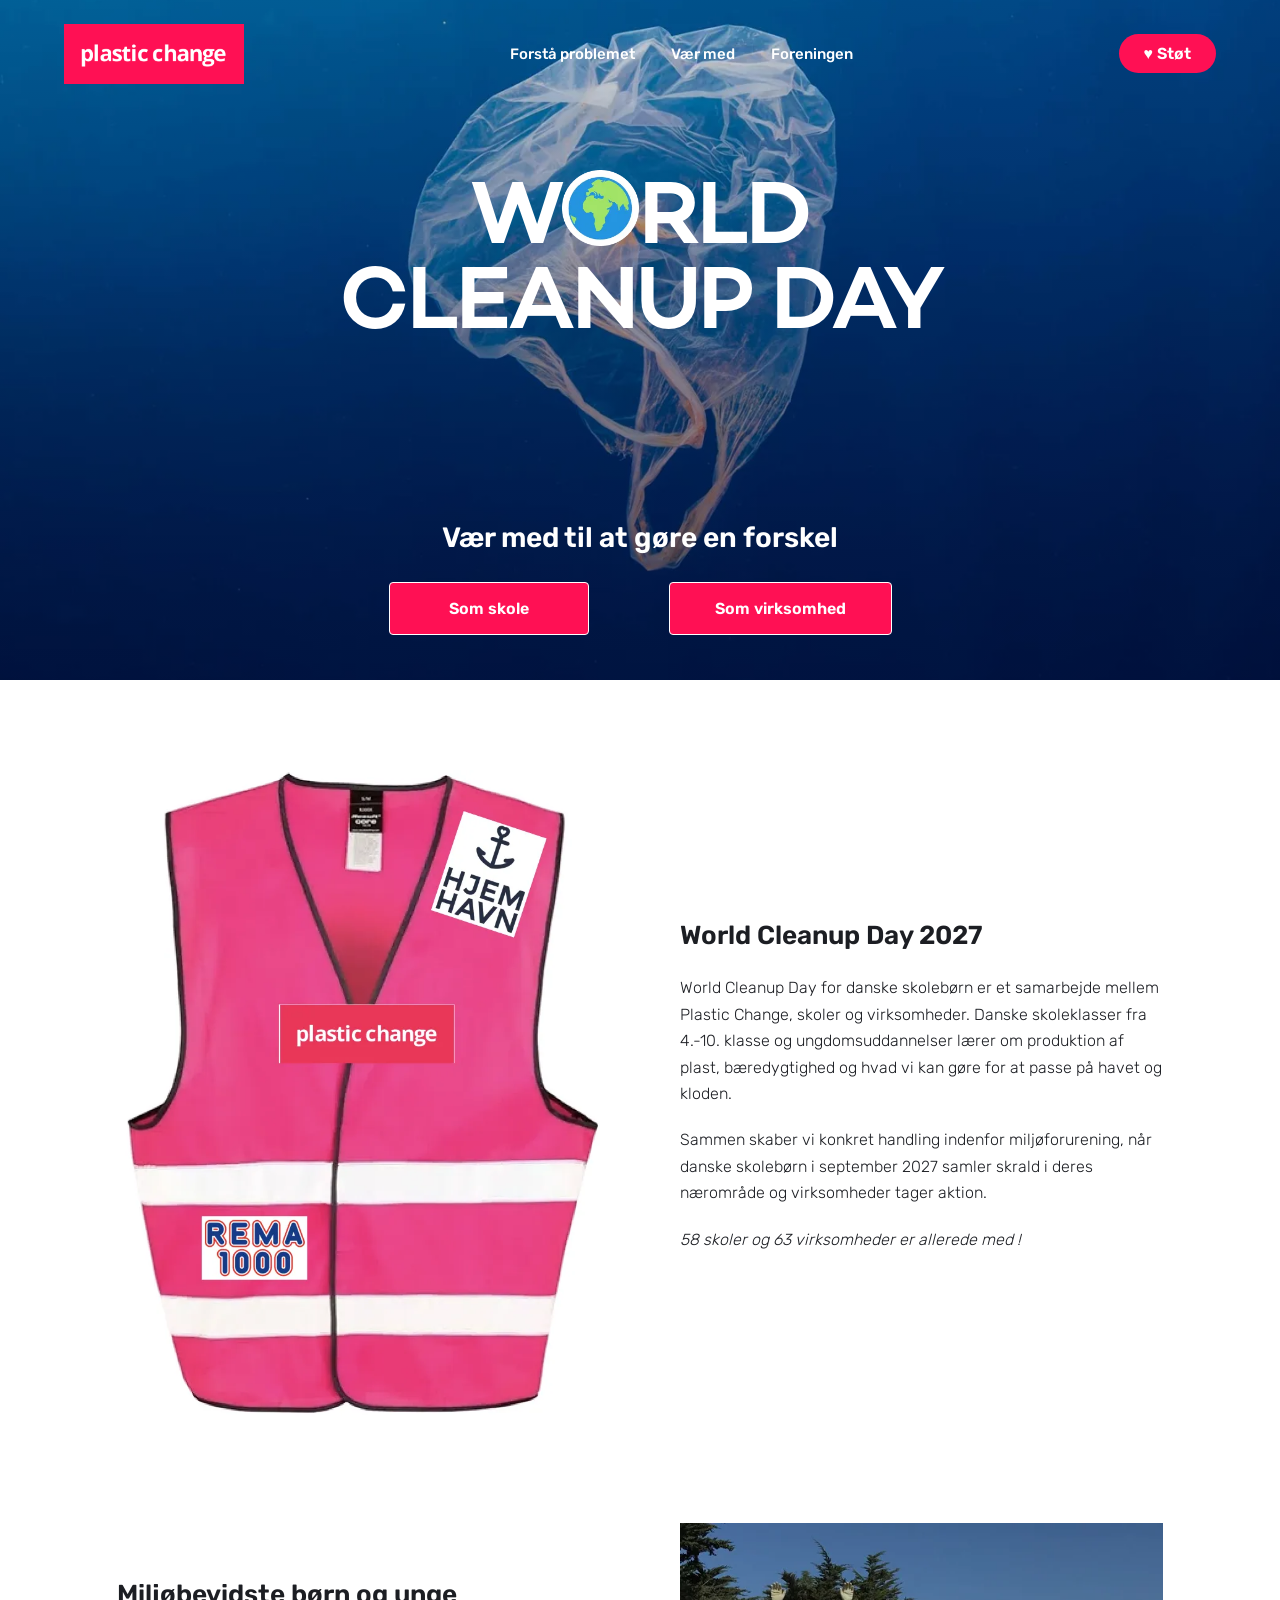
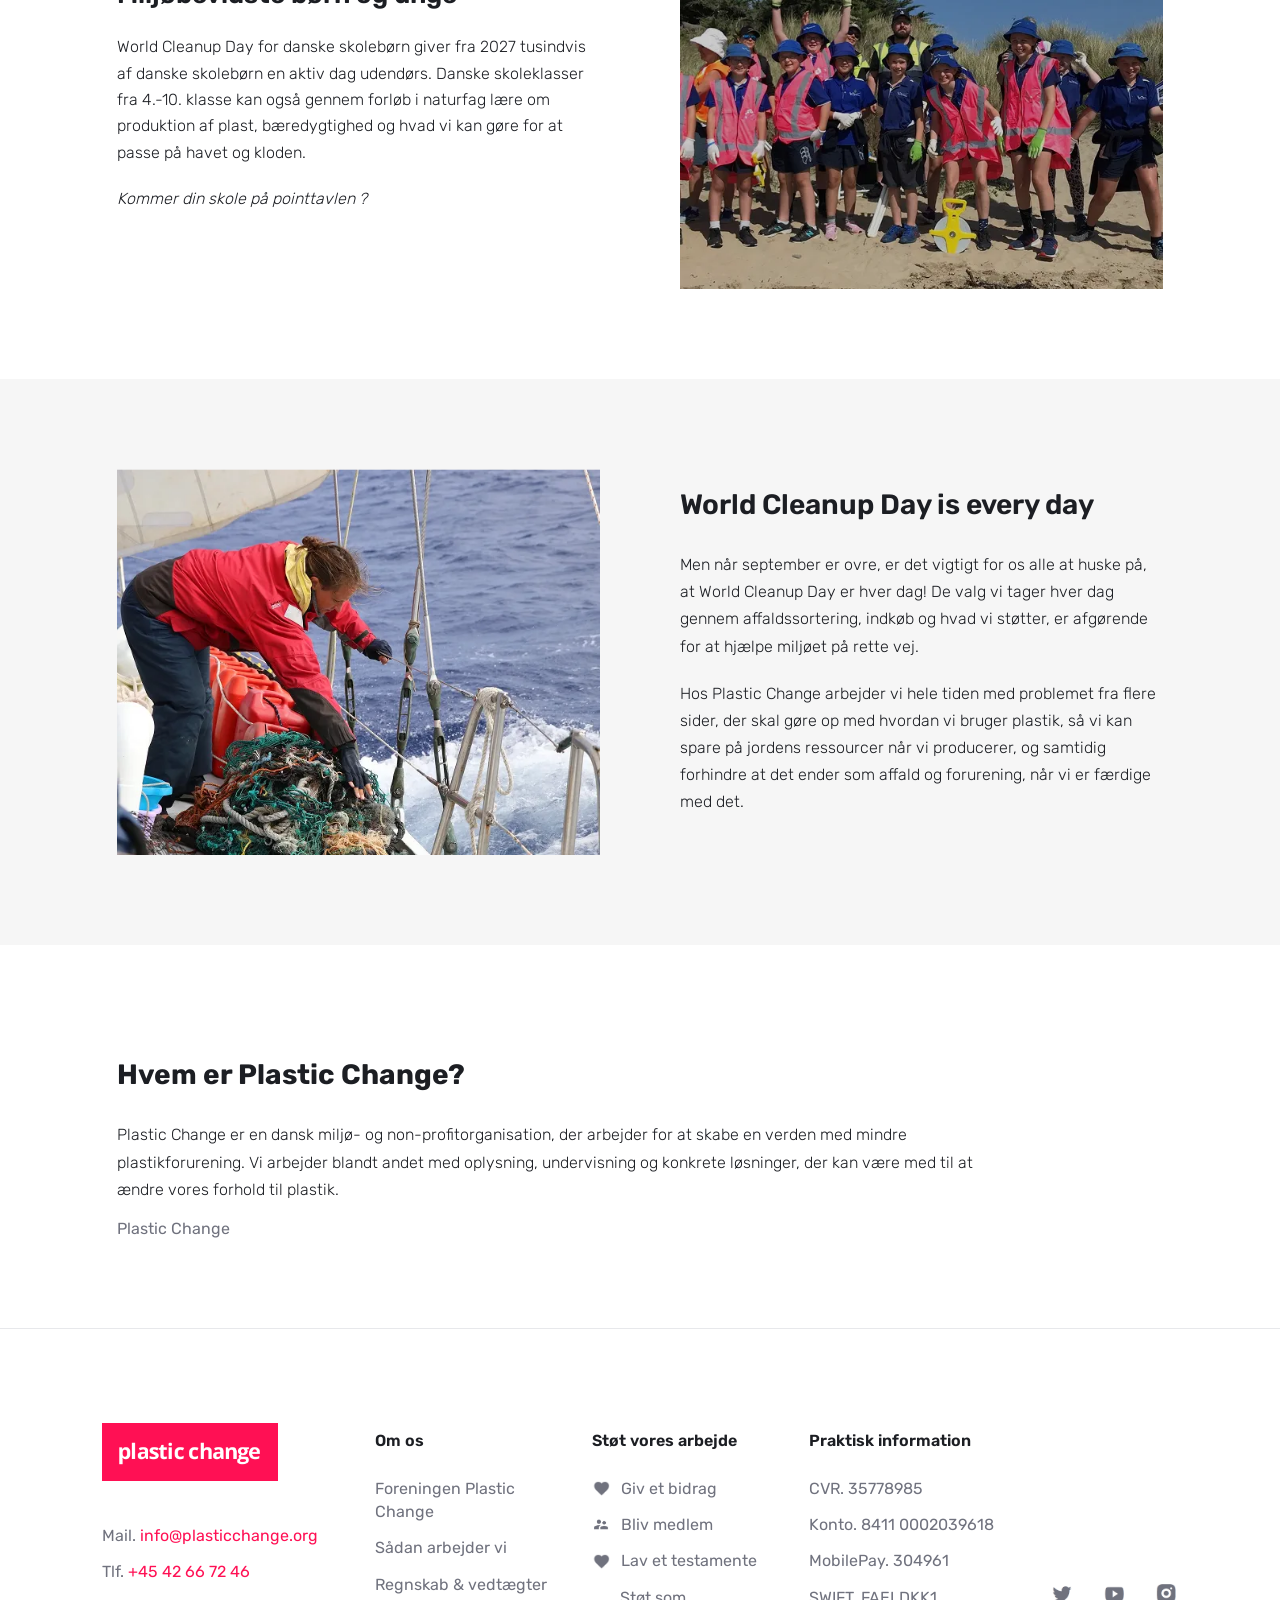
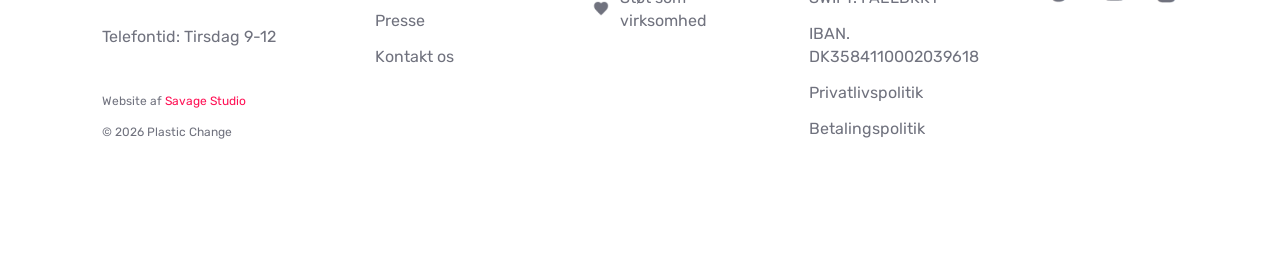
<file: index.html>
<!doctype html>
<html lang="da">
  <head>
    <meta charset="UTF-8" />
    <meta name="viewport" content="width=device-width, initial-scale=1.0" />
    <link rel="icon" type="image/png" href="assets/icons/favicon_.webp" />
    <title>Plastic Change</title>
    <link rel="stylesheet" href="style/style.css" />
    <link rel="stylesheet" href="style/layout.css" />
    <link rel="stylesheet" href="style/index.css" />
  </head>
  <body>
    <header class="site-header">
      <div class="header-content">
        <a href="index.html" class="header-logo">
          <img src="assets/logos/Plastic-change-logo.png" alt="Plastic Change logo" />
        </a>

        <nav class="main-nav" aria-label="Hovednavigation">
          <a href="#problemet">Forstå problemet</a>
          <a href="#world-cleanup-day">Vær med</a>
          <a href="#om-os">Foreningen</a>
        </nav>

        <a href="#stoet" class="support-button">♥ Støt</a>
      </div>
    </header>

    <main>
      <section class="hero">
        <div class="hero-content">
          <h1>
            W<span class="globe-letter"><img src="assets/icons/world_.webp" alt="" /></span>RLD
            <br />
            CLEANUP DAY
          </h1>

          <div class="hero-bottom">
            <h2>Vær med til at gøre en forskel</h2>

            <div class="hero-buttons">
              <a href="pages/school-registration.html" class="pink-button">Som skole</a>
              <a href="pages/business.html" class="pink-button">Som virksomhed</a>
            </div>
          </div>
        </div>
      </section>

      <section class="content-section" id="world-cleanup-day">
        <div class="content-container">
          <div class="content-row">
            <div class="content-image">
              <img src="assets/img/vestwithmorelogos_.webp" alt="Pink Plastic Change sikkerhedsvest" />
            </div>

            <div class="content-text">
              <h2>World Cleanup Day 2027</h2>
              <p>
                World Cleanup Day for danske skolebørn er et samarbejde mellem Plastic Change, skoler og virksomheder. Danske skoleklasser fra 4.-10. klasse og ungdomsuddannelser lærer om produktion af plast, bæredygtighed og hvad vi kan gøre for at passe på havet og kloden.
              </p>

              <p>Sammen skaber vi konkret handling indenfor miljøforurening, når danske skolebørn i september 2027 samler skrald i deres nærområde og virksomheder tager aktion.</p>

              <p class="semibold-italic">58 skoler og 63 virksomheder er allerede med !</p>
            </div>
          </div>

          <div class="content-row">
            <div class="content-text">
              <h2>Miljøbevidste børn og unge</h2>

              <p>
                World Cleanup Day for danske skolebørn giver fra 2027 tusindvis af danske skolebørn en aktiv dag udendørs. Danske skoleklasser fra 4.-10. klasse kan også gennem forløb i naturfag lære om produktion af plast, bæredygtighed og hvad vi kan gøre for at passe på havet og kloden.
              </p>

              <p class="semibold-italic">Kommer din skole på pointtavlen ?</p>
            </div>

            <div class="content-image">
              <img src="assets/img/indexboern_.webp" alt="Børn og unge deltager i World Cleanup Day" />
            </div>
          </div>
        </div>
      </section>

      <section class="everyday-section" id="problemet">
        <div class="content-container">
          <div class="content-row">
            <div class="content-image">
              <img src="assets/img/fisker_.webp" alt="Person samler plastikaffald op fra havet" />
            </div>

            <div class="content-text">
              <h2>World Cleanup Day is every day</h2>

              <p>Men når september er ovre, er det vigtigt for os alle at huske på, at World Cleanup Day er hver dag! De valg vi tager hver dag gennem affaldssortering, indkøb og hvad vi støtter, er afgørende for at hjælpe miljøet på rette vej.</p>

              <p>
                Hos Plastic Change arbejder vi hele tiden med problemet fra flere sider, der skal gøre op med hvordan vi bruger plastik, så vi kan spare på jordens ressourcer når vi producerer, og samtidig forhindre at det ender som affald og forurening, når vi er færdige med det.
              </p>
            </div>
          </div>
        </div>
      </section>

      <section class="everyday-section" id="om-os">
        <div class="content-container">
          <h2>Hvem er Plastic Change?</h2>

          <p>
            Plastic Change er en dansk miljø- og non-profitorganisation, der arbejder for at skabe en verden med mindre plastikforurening. Vi arbejder blandt andet med oplysning, undervisning og konkrete løsninger, der kan være med til at ændre vores forhold til plastik.
          </p>
          <a href="https://plasticchange.dk/" target="_blank" rel="noopener noreferrer">Plastic Change</a>
        </div>
      </section>
    </main>

    <footer class="site-footer">
      <div class="footer-content">
        <section class="footer-contact" aria-label="Kontaktoplysninger">
          <a class="footer-logo" href="index.html" aria-label="Plastic Change forside">
            <img src="assets/logos/Plastic-change-logo.png" alt="Plastic Change" />
          </a>

          <address>
            <p>Mail. <a href="mailto:info@plasticchange.org">info@plasticchange.org</a></p>
            <p>Tlf. <a href="tel:+4542667246">+45 42 66 72 46</a></p>
          </address>

          <p class="footer-spaced">Telefontid: Tirsdag 9-12</p>

          <div class="footer-meta">
            <p>Website af <a href="#">Savage Studio</a></p>
            <p>&copy; 2026 Plastic Change</p>
          </div>
        </section>

        <nav class="footer-column" aria-labelledby="about-heading">
          <h2 id="about-heading">Om os</h2>
          <ul>
            <li><a href="#">Foreningen Plastic Change</a></li>
            <li><a href="#">Sådan arbejder vi</a></li>
            <li><a href="#">Regnskab &amp; vedtægter</a></li>
            <li><a href="#">Presse</a></li>
            <li><a href="#">Kontakt os</a></li>
          </ul>
        </nav>

        <nav class="footer-column" aria-labelledby="support-heading">
          <h2 id="support-heading">Støt vores arbejde</h2>
          <ul>
            <li><a href="#"><img class="footer-action-icon icon-heart" src="assets/icons/footer/heart.png" alt="" />Giv et bidrag</a></li>
            <li><a href="#"><img class="footer-action-icon icon-member" src="assets/icons/footer/bliv-medlem.png" alt="" />Bliv medlem</a></li>
            <li><a href="#"><img class="footer-action-icon icon-heart" src="assets/icons/footer/heart.png" alt="" />Lav et testamente</a></li>
            <li><a href="#"><img class="footer-action-icon icon-heart" src="assets/icons/footer/heart.png" alt="" />Støt som virksomhed</a></li>
          </ul>
        </nav>

        <nav class="footer-column footer-information" aria-labelledby="information-heading">
          <h2 id="information-heading">Praktisk information</h2>
          <ul>
            <li><a href="#">CVR. 35778985</a></li>
            <li><a href="#">Konto. 8411 0002039618</a></li>
            <li><a href="#">MobilePay. 304961</a></li>
            <li><a href="#">SWIFT. FAELDKK1</a></li>
            <li><a href="#">IBAN. DK3584110002039618</a></li>
            <li><a href="#">Privatlivspolitik</a></li>
            <li><a href="#">Betalingspolitik</a></li>
          </ul>
        </nav>

        <nav class="social-links" aria-label="Sociale medier">
          <a href="#" aria-label="Twitter"><img src="assets/icons/footer/twitter.png" alt="" /></a>
          <a href="#" aria-label="YouTube"><img src="assets/icons/footer/youtube.png" alt="" /></a>
          <a href="#" aria-label="Instagram"><img src="assets/icons/footer/instagram.png" alt="" /></a>
        </nav>
      </div>
    </footer>
  </body>
</html>
</file>
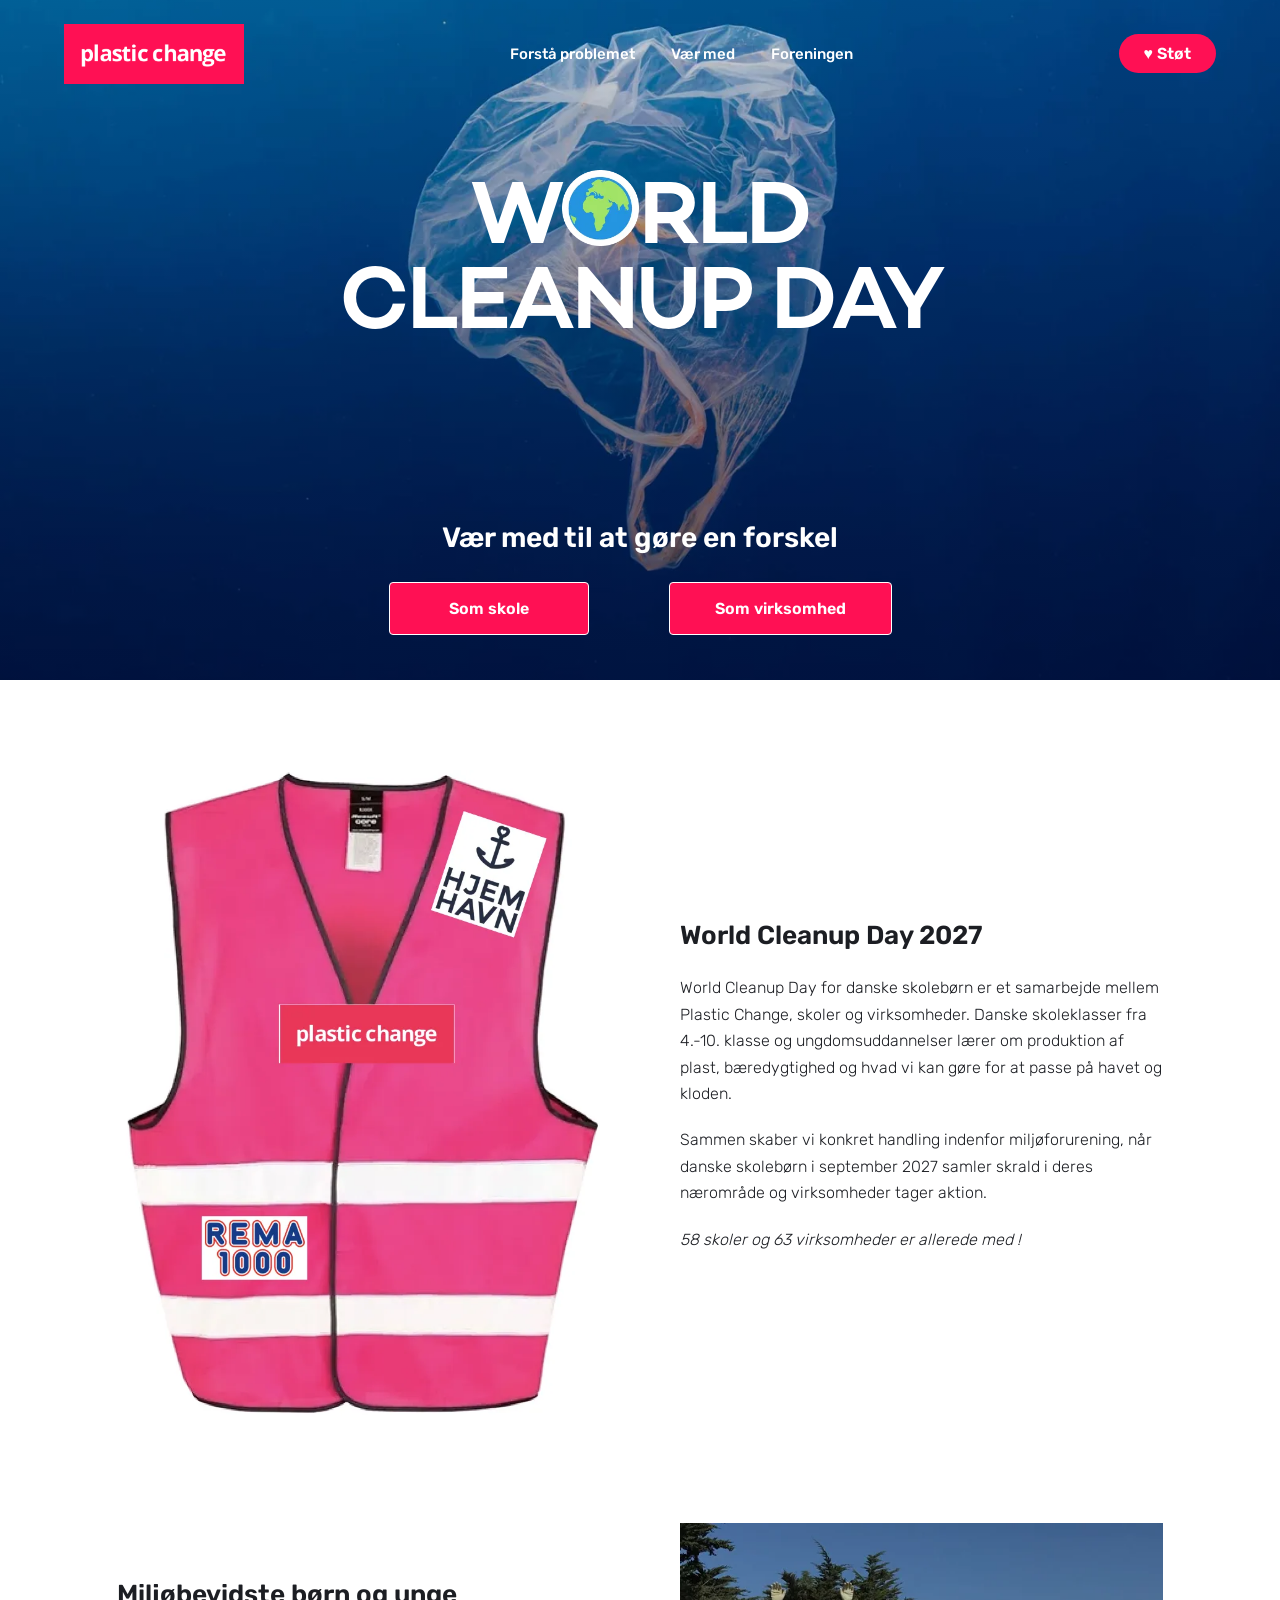
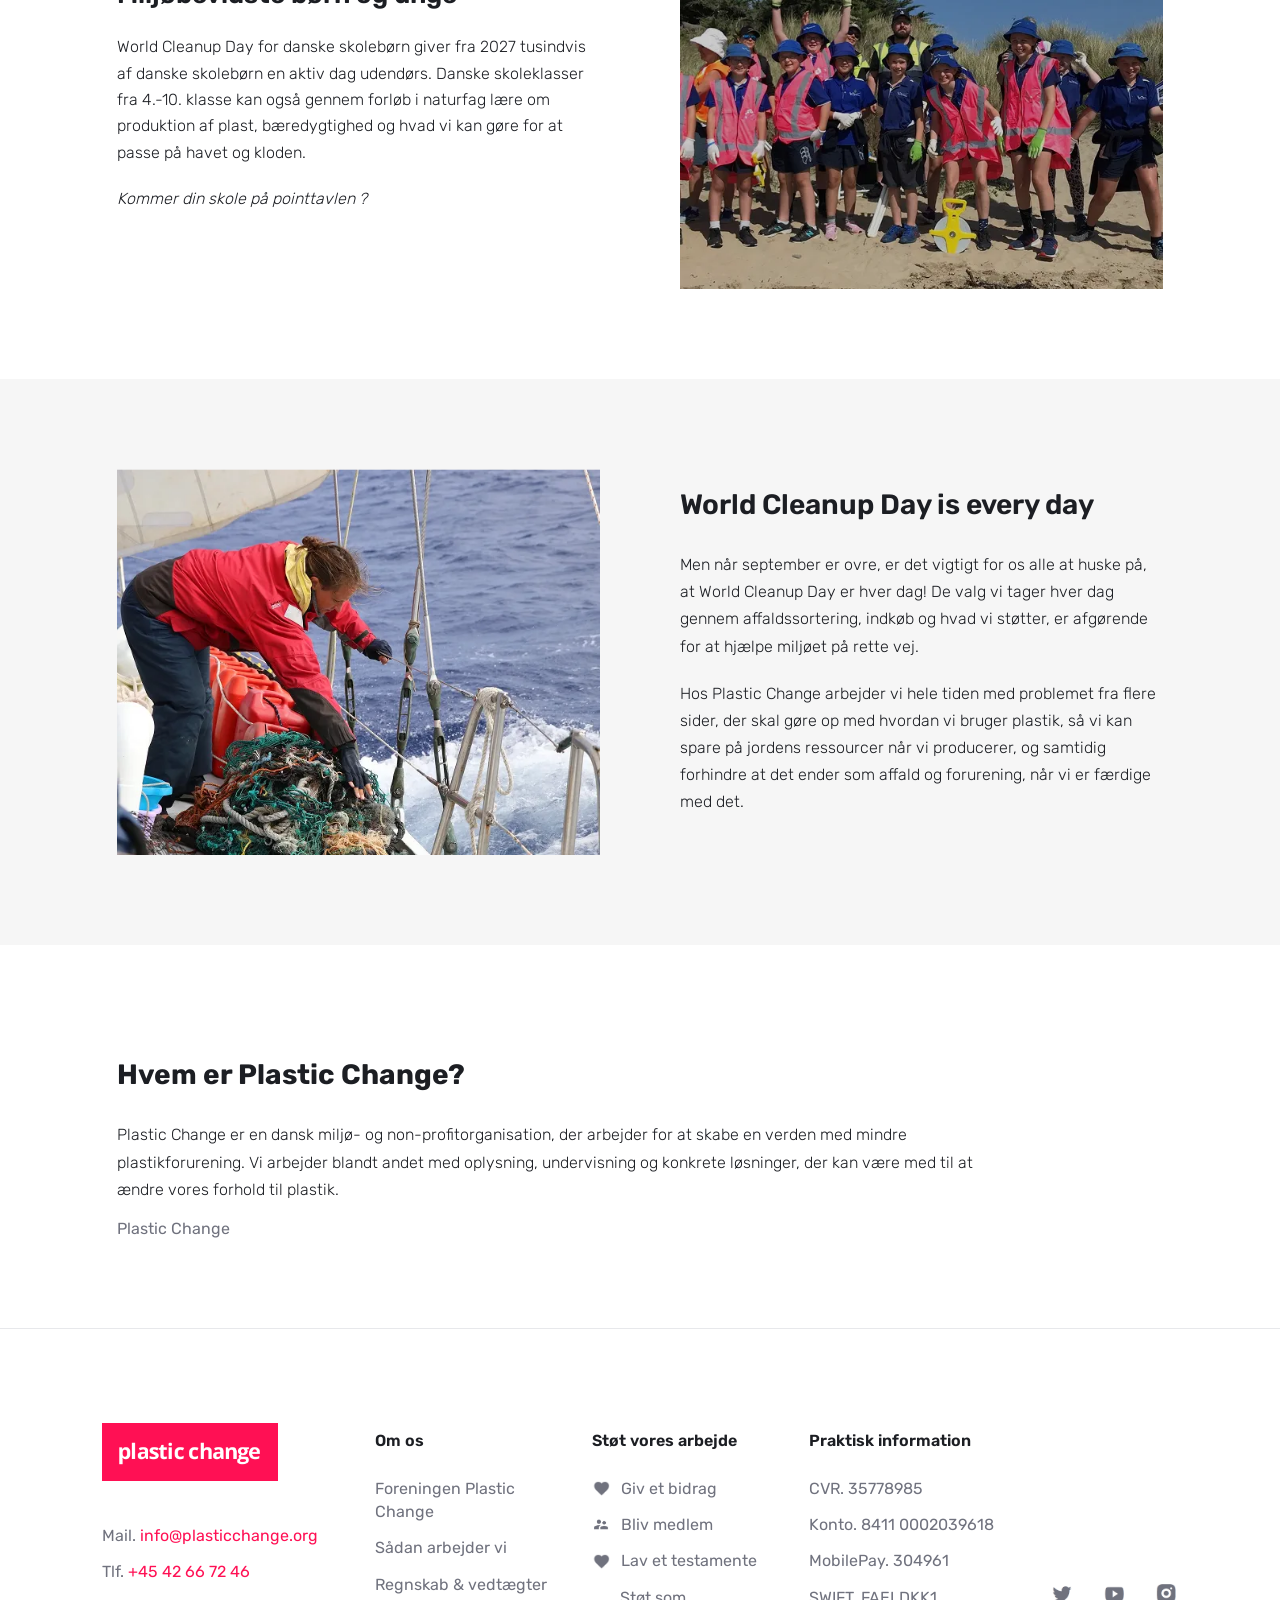
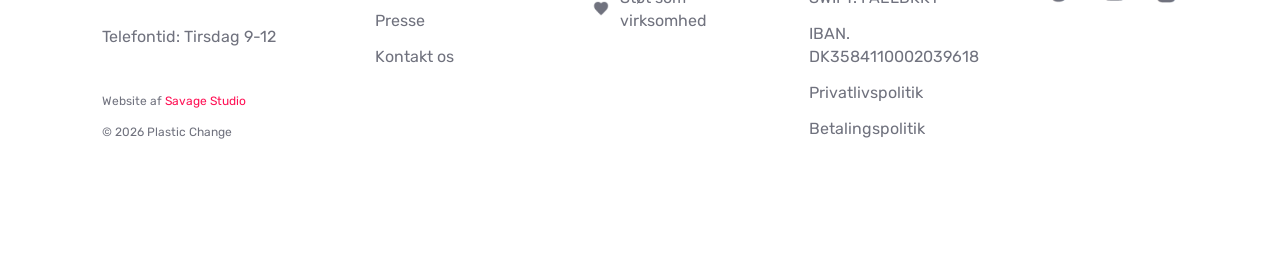
<file: pages/index.html>
<!doctype html>
<html lang="da">
  <head>
    <meta charset="UTF-8" />
    <meta name="viewport" content="width=device-width, initial-scale=1.0" />
    <link rel="icon" type="image/png" href="../assets/icons/favicon_.webp" />
    <title>Plastic Change</title>
    <link rel="stylesheet" href="../style/style.css" />
    <link rel="stylesheet" href="../style/layout.css" />
    <link rel="stylesheet" href="../style/index.css" />
  </head>
  <body>
    <!--en slay header yay-->
    <header class="site-header">
      <div class="header-content">
        <a href="index.html" class="header-logo">
          <img src="../assets/logos/Plastic-change-logo.png" alt="Plastic Change logo" />
        </a>

        <nav class="main-nav" aria-label="Hovednavigation">
          <a href="#problemet">Forstå problemet</a>
          <a href="#world-cleanup-day">Vær med</a>
          <a href="#om-os">Foreningen</a>
        </nav>

        <a href="#stoet" class="support-button">♥ Støt</a>
      </div>
    </header>

    <main>
      <!--heroen-->
      <section class="hero">
        <div class="hero-content">
          <h1>
            W<span class="globe-letter"><img src="../assets/icons/world_.webp" alt="" /></span>RLD
            <br />
            CLEANUP DAY
          </h1>

          <div class="hero-bottom">
            <h2>Vær med til at gøre en forskel</h2>

            <div class="hero-buttons">
              <a href="school-registration.html" class="pink-button">Som skole</a>
              <a href="business.html" class="pink-button">Som virksomhed</a>
            </div>
          </div>
        </div>
      </section>

      <!--World Cleanup Day 2027 afsnit-->
      <section class="content-section" id="world-cleanup-day">
        <div class="content-container">
          <div class="content-row">
            <div class="content-image">
              <img src="../assets/img/vestwithmorelogos_.webp" alt="Pink Plastic Change sikkerhedsvest" />
            </div>

            <div class="content-text">
              <h2>World Cleanup Day 2027</h2>
              <p>
                World Cleanup Day for danske skolebørn er et samarbejde mellem Plastic Change, skoler og virksomheder. Danske skoleklasser fra 4.-10. klasse og ungdomsuddannelser lærer om produktion af plast, bæredygtighed og hvad vi kan gøre for at
                passe på havet og kloden.
              </p>

              <p>Sammen skaber vi konkret handling indenfor miljøforurening, når danske skolebørn i september 2027 samler skrald i deres nærområde og virksomheder tager aktion.</p>

              <p class="semibold-italic">58 skoler og 63 virksomheder er allerede med !</p>
            </div>
          </div>

          <!--Miljøbevidste børn og unge afsnit -->
          <div class="content-row">
            <div class="content-text">
              <h2>Miljøbevidste børn og unge</h2>

              <p>
                World Cleanup Day for danske skolebørn giver fra 2027 tusindvis af danske skolebørn en aktiv dag udendørs. Danske skoleklasser fra 4.-10. klasse kan også gennem forløb i naturfag lære om produktion af plast, bæredygtighed og hvad vi
                kan gøre for at passe på havet og kloden.
              </p>

              <p class="semibold-italic">Kommer din skole på pointtavlen ?</p>
            </div>

            <div class="content-image">
              <img src="../assets/img/indexboern_.webp" alt="Børn og unge deltager i World Cleanup Day" />
            </div>
          </div>
        </div>
      </section>

      <!--World Cleanup Day hver dag afsnit-->
      <section class="everyday-section" id="problemet">
        <div class="content-container">
          <div class="content-row">
            <div class="content-image">
              <img src="../assets/img/fisker_.webp" alt="Person samler plastikaffald op fra havet" />
            </div>

            <div class="content-text">
              <h2>World Cleanup Day is every day</h2>

              <p>Men når september er ovre, er det vigtigt for os alle at huske på, at World Cleanup Day er hver dag! De valg vi tager hver dag gennem affaldssortering, indkøb og hvad vi støtter, er afgørende for at hjælpe miljøet på rette vej.</p>

              <p>
                Hos Plastic Change arbejder vi hele tiden med problemet fra flere sider, der skal gøre op med hvordan vi bruger plastik, så vi kan spare på jordens ressourcer når vi producerer, og samtidig forhindre at det ender som affald og
                forurening, når vi er færdige med det.
              </p>
            </div>
          </div>
        </div>
      </section>

      <!--Hvem er plastic change afsnit-->
      <section class="everyday-section" id="om-os">
        <div class="content-container">
          <h2>Hvem er Plastic Change?</h2>

          <p>
            Plastic Change er en dansk miljø- og non-profitorganisation, der arbejder for at skabe en verden med mindre plastikforurening. Vi arbejder blandt andet med oplysning, undervisning og konkrete løsninger, der kan være med til at ændre vores
            forhold til plastik.
          </p>
          <a href="https://plasticchange.dk/" target="_blank" rel="noopener noreferrer">Plastic Change</a>
        </div>
      </section>
    </main>

    <!--Footer-->
    <footer class="site-footer">
      <div class="footer-content">
        <section class="footer-contact" aria-label="Kontaktoplysninger">
          <a class="footer-logo" href="/" aria-label="Plastic Change forside">
            <img src="../assets/logos/Plastic-change-logo.png" alt="Plastic Change" />
          </a>

          <address>
            <p>Mail. <a href="mailto:info@plasticchange.org">info@plasticchange.org</a></p>
            <p>Tlf. <a href="tel:+4542667246">+45 42 66 72 46</a></p>
          </address>

          <p class="footer-spaced">Telefontid: Tirsdag 9-12</p>

          <div class="footer-meta">
            <p>Website af <a href="#">Savage Studio</a></p>
            <p>&copy; 2026 Plastic Change</p>
          </div>
        </section>

        <nav class="footer-column" aria-labelledby="about-heading">
          <h2 id="about-heading">Om os</h2>
          <ul>
            <li><a href="#">Foreningen Plastic Change</a></li>
            <li><a href="#">Sådan arbejder vi</a></li>
            <li><a href="#">Regnskab &amp; vedtægter</a></li>
            <li><a href="#">Presse</a></li>
            <li><a href="#">Kontakt os</a></li>
          </ul>
        </nav>

        <nav class="footer-column" aria-labelledby="support-heading">
          <h2 id="support-heading">Støt vores arbejde</h2>
          <ul>
            <li>
              <a href="#"><img class="footer-action-icon icon-heart" src="../assets/icons/footer/heart.png" alt="" />Giv et bidrag</a>
            </li>
            <li>
              <a href="#"><img class="footer-action-icon icon-member" src="../assets/icons/footer/bliv-medlem.png" alt="" />Bliv medlem</a>
            </li>
            <li>
              <a href="#"><img class="footer-action-icon icon-heart" src="../assets/icons/footer/heart.png" alt="" />Lav et testamente</a>
            </li>
            <li>
              <a href="#"><img class="footer-action-icon icon-heart" src="../assets/icons/footer/heart.png" alt="" />Støt som virksomhed</a>
            </li>
          </ul>
        </nav>

        <nav class="footer-column footer-information" aria-labelledby="information-heading">
          <h2 id="information-heading">Praktisk information</h2>
          <ul>
            <li><a href="#">CVR. 35778985</a></li>
            <li><a href="#">Konto. 8411 0002039618</a></li>
            <li><a href="#">MobilePay. 304961</a></li>
            <li><a href="#">SWIFT. FAELDKK1</a></li>
            <li><a href="#">IBAN. DK3584110002039618</a></li>
            <li><a href="#">Privatlivspolitik</a></li>
            <li><a href="#">Betalingspolitik</a></li>
          </ul>
        </nav>

        <nav class="social-links" aria-label="Sociale medier">
          <a href="#" aria-label="Twitter"><img src="../assets/icons/footer/twitter.png" alt="" /></a>
          <a href="#" aria-label="YouTube"><img src="../assets/icons/footer/youtube.png" alt="" /></a>
          <a href="#" aria-label="Instagram"><img src="../assets/icons/footer/instagram.png" alt="" /></a>
        </nav>
      </div>
    </footer>
  </body>
</html>
</file>
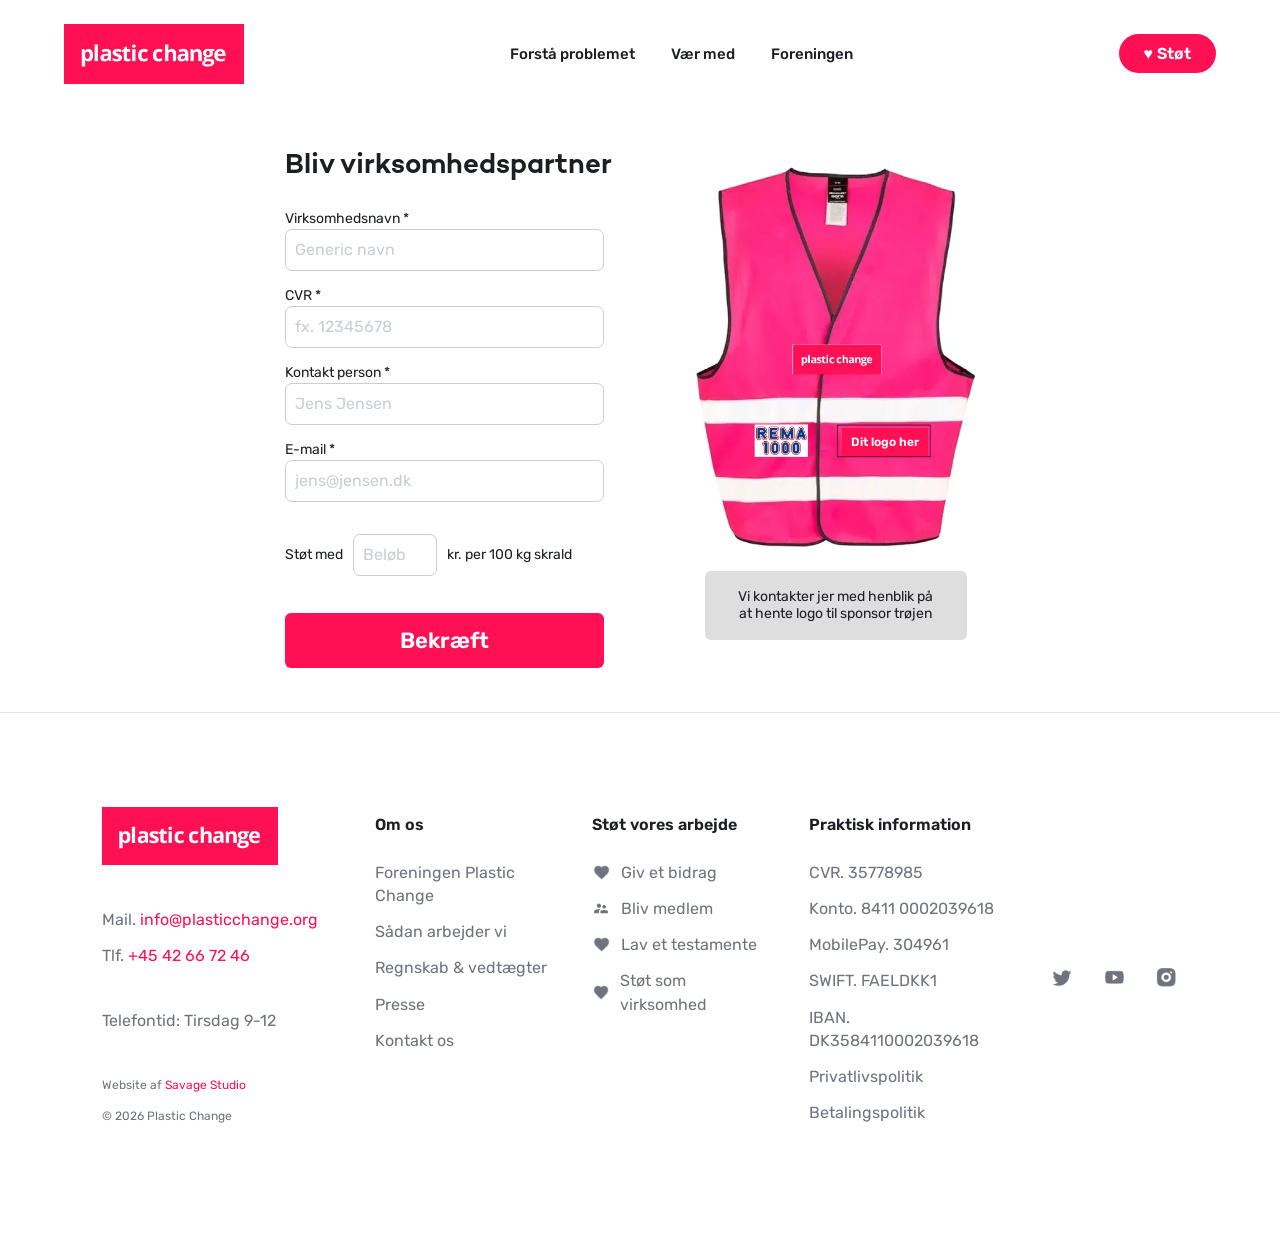
<file: pages/business-registration.html>
<!DOCTYPE html>
<html lang="da">
  <head>
    <meta charset="UTF-8" />
    <meta name="viewport" content="width=device-width, initial-scale=1.0" />
    <link rel="icon" type="image/png" href="../assets/icons/favicon_.webp" />
    <title>Bliv virksomhedspartner | Plastic Change</title>
    <link rel="stylesheet" href="../style/style.css" />
    <link rel="stylesheet" href="../style/layout.css" />
    <link rel="stylesheet" href="../style/index.css" />
  </head>
  <body class="subpage">
    <header class="site-header">
      <div class="header-content">
        <a href="index.html" class="header-logo">
          <img src="../assets/logos/Plastic-change-logo.png" alt="Plastic Change logo" />
        </a>

        <nav class="main-nav" aria-label="Hovednavigation">
          <a href="index.html#problemet">Forstå problemet</a>
          <a href="index.html#world-cleanup-day">Vær med</a>
          <a href="index.html#om-os">Foreningen</a>
        </nav>

        <a href="index.html#stoet" class="support-button">♥ Støt</a>
      </div>
    </header>

    <main class="business-registration">
      <section class="business-registration-form" aria-labelledby="registration-title">
        <h1 id="registration-title">Bliv virksomhedspartner</h1>
        <form>
          <label for="company-name">Virksomhedsnavn *</label>
          <input id="company-name" name="company-name" type="text" placeholder="Generic navn" required />

          <label for="cvr">CVR *</label>
          <input id="cvr" name="cvr" type="text" inputmode="numeric" placeholder="fx. 12345678" required />

          <label for="contact-name">Kontakt person *</label>
          <input id="contact-name" name="contact-name" type="text" placeholder="Jens Jensen" required />

          <label for="email">E-mail *</label>
          <input id="email" name="email" type="email" placeholder="jens@jensen.dk" required />

          <div class="business-registration-amount">
            <label for="amount">Støt med</label>
            <input id="amount" name="amount" type="number" placeholder="Beløb" />
            <span>kr. per 100 kg skrald</span>
          </div>

          <a class="business-registration-confirm" href="tak-side.html">Bekræft</a>
        </form>
      </section>

      <section class="business-registration-visual" aria-label="Sponsorvest">
        <figure>
          <img src="../assets/images/vest-with-logo_.webp" alt="Pink sikkerhedsvest med Plastic Change-logo" />
          <span class="business-registration-logo-callout">Dit logo her</span>
        </figure>
        <p>Vi kontakter jer med henblik på<br />at hente logo til sponsor trøjen</p>
      </section>
    </main>

    <footer class="site-footer">
      <div class="footer-content">
        <section class="footer-contact" aria-label="Kontaktoplysninger">
          <a class="footer-logo" href="index.html" aria-label="Plastic Change forside">
            <img src="../assets/logos/Plastic-change-logo.png" alt="Plastic Change" />
          </a>
          <address>
            <p>Mail. <a href="mailto:info@plasticchange.org">info@plasticchange.org</a></p>
            <p>Tlf. <a href="tel:+4542667246">+45 42 66 72 46</a></p>
          </address>
          <p class="footer-spaced">Telefontid: Tirsdag 9-12</p>
          <div class="footer-meta">
            <p>Website af <a href="#">Savage Studio</a></p>
            <p>&copy; 2026 Plastic Change</p>
          </div>
        </section>

        <nav class="footer-column" aria-labelledby="about-heading">
          <h2 id="about-heading">Om os</h2>
          <ul>
            <li><a href="#">Foreningen Plastic Change</a></li>
            <li><a href="#">Sådan arbejder vi</a></li>
            <li><a href="#">Regnskab &amp; vedtægter</a></li>
            <li><a href="#">Presse</a></li>
            <li><a href="#">Kontakt os</a></li>
          </ul>
        </nav>

        <nav class="footer-column" aria-labelledby="support-heading">
          <h2 id="support-heading">Støt vores arbejde</h2>
          <ul>
            <li><a href="#"><img class="footer-action-icon icon-heart" src="../assets/icons/footer/heart.png" alt="" />Giv et bidrag</a></li>
            <li><a href="#"><img class="footer-action-icon icon-member" src="../assets/icons/footer/bliv-medlem.png" alt="" />Bliv medlem</a></li>
            <li><a href="#"><img class="footer-action-icon icon-heart" src="../assets/icons/footer/heart.png" alt="" />Lav et testamente</a></li>
            <li><a href="#"><img class="footer-action-icon icon-heart" src="../assets/icons/footer/heart.png" alt="" />Støt som virksomhed</a></li>
          </ul>
        </nav>

        <nav class="footer-column footer-information" aria-labelledby="information-heading">
          <h2 id="information-heading">Praktisk information</h2>
          <ul>
            <li><a href="#">CVR. 35778985</a></li>
            <li><a href="#">Konto. 8411 0002039618</a></li>
            <li><a href="#">MobilePay. 304961</a></li>
            <li><a href="#">SWIFT. FAELDKK1</a></li>
            <li><a href="#">IBAN. DK3584110002039618</a></li>
            <li><a href="#">Privatlivspolitik</a></li>
            <li><a href="#">Betalingspolitik</a></li>
          </ul>
        </nav>

        <nav class="social-links" aria-label="Sociale medier">
          <a href="#" aria-label="Twitter"><img src="../assets/icons/footer/twitter.png" alt="" /></a>
          <a href="#" aria-label="YouTube"><img src="../assets/icons/footer/youtube.png" alt="" /></a>
          <a href="#" aria-label="Instagram"><img src="../assets/icons/footer/instagram.png" alt="" /></a>
        </nav>
      </div>
    </footer>
  </body>
</html>
</file>
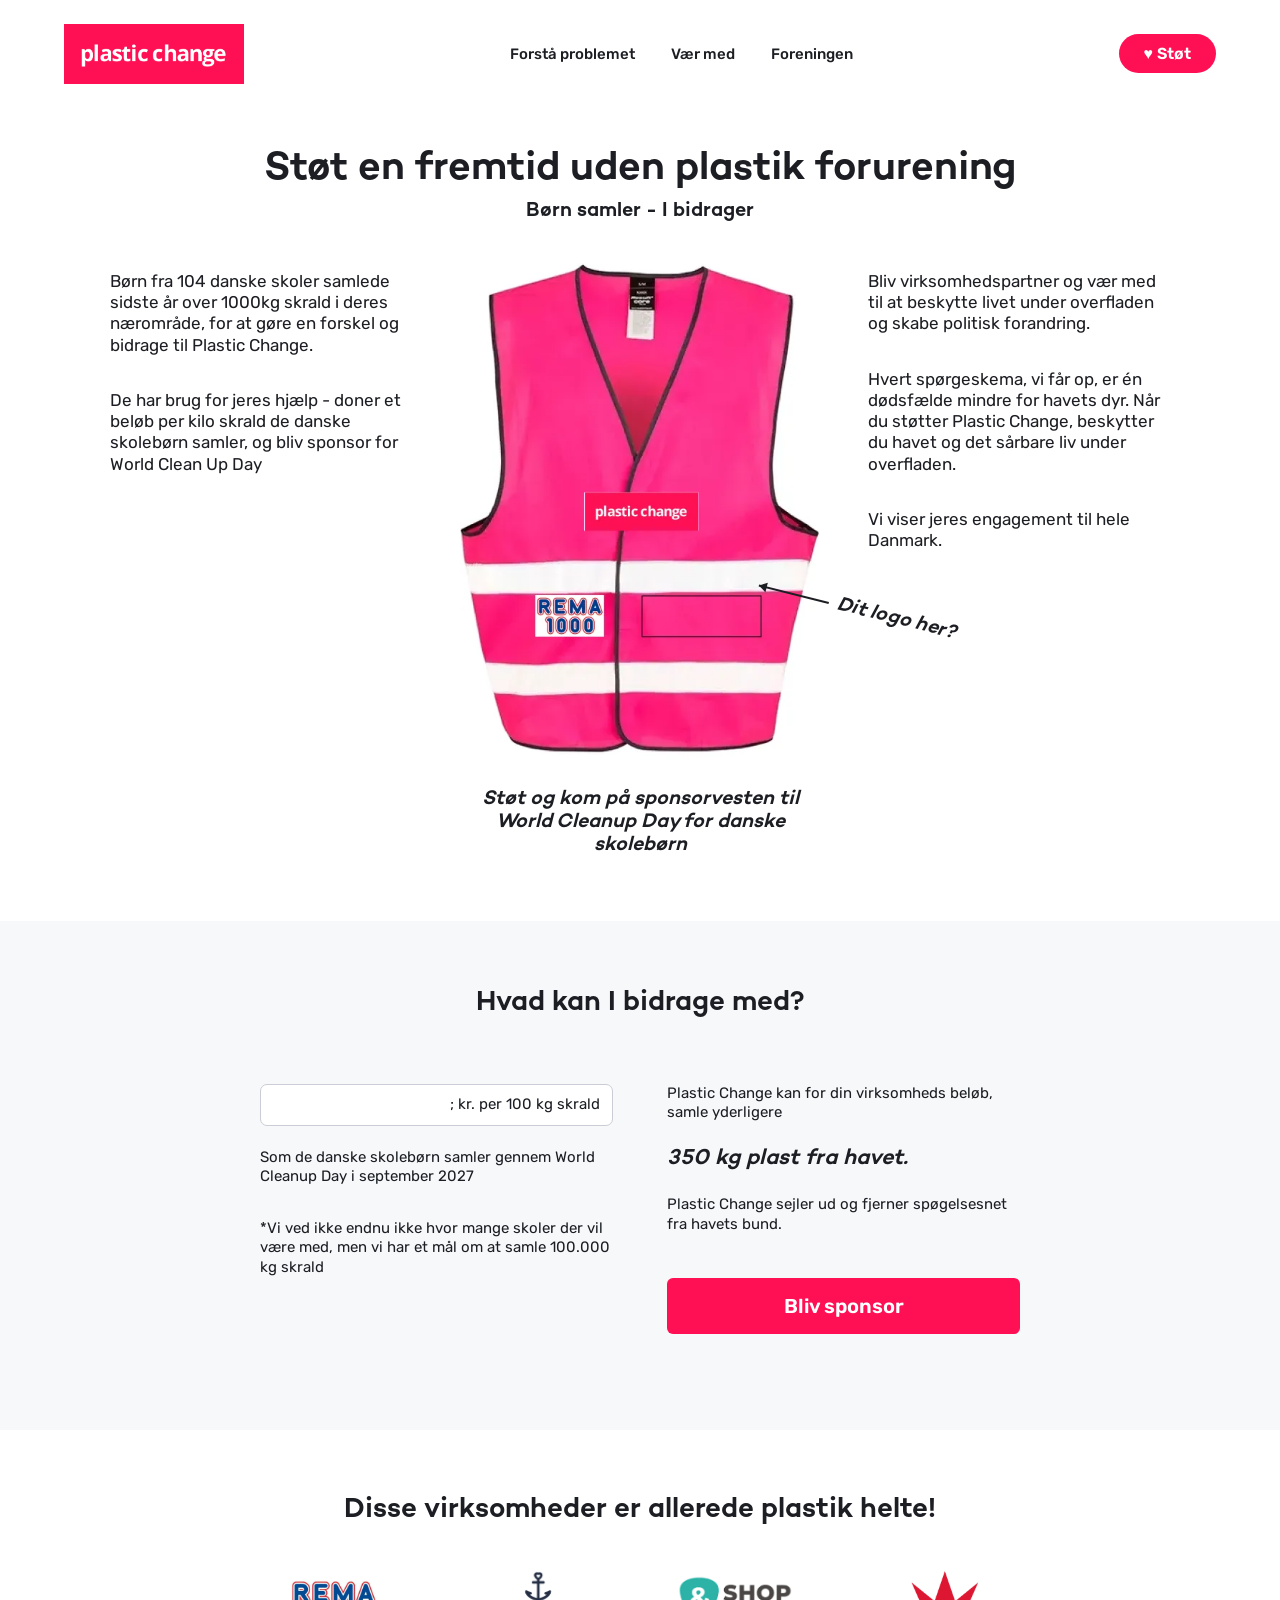
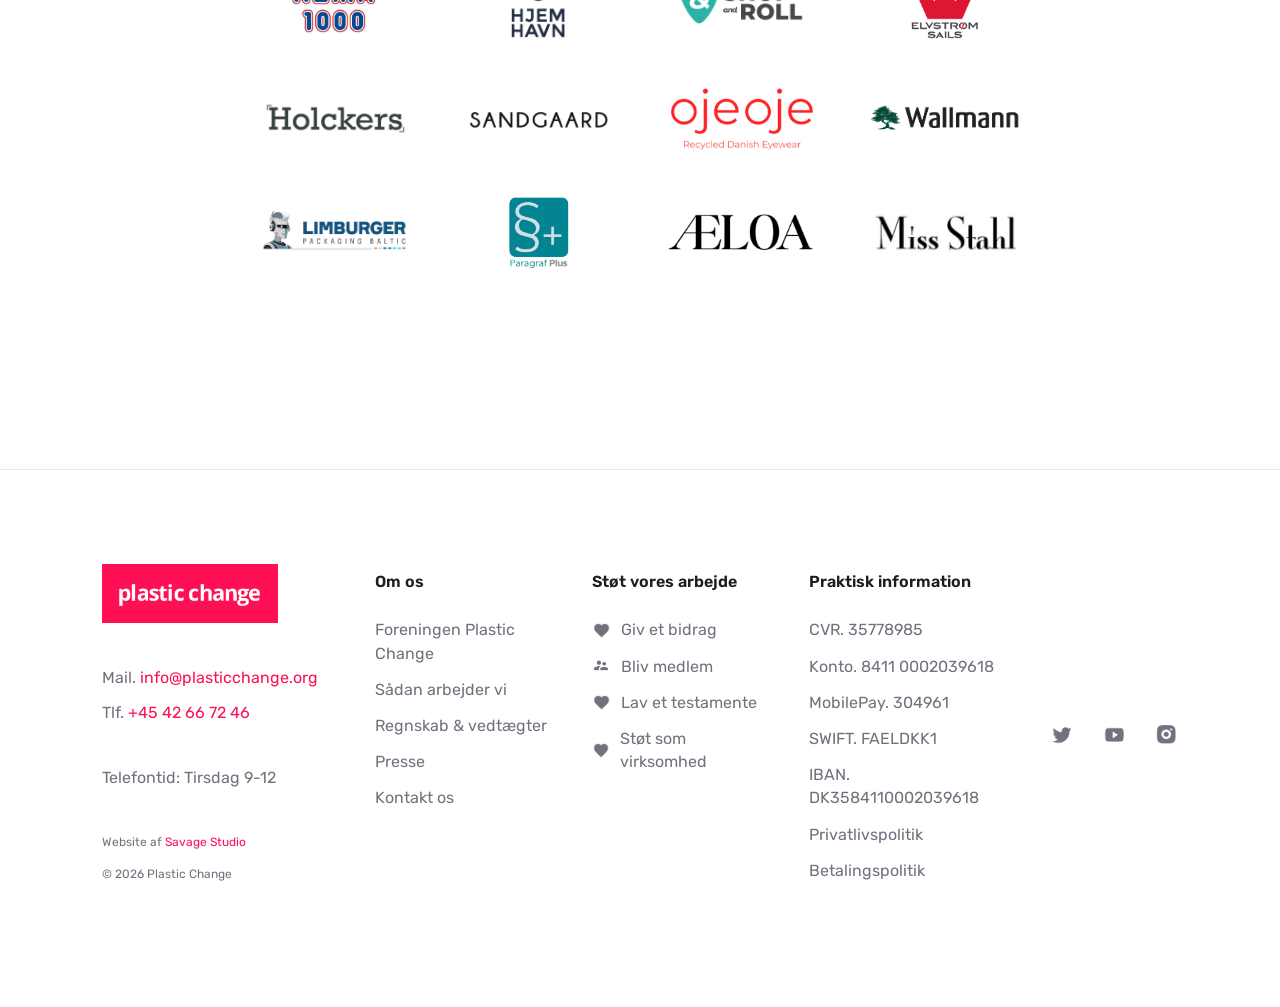
<file: pages/business.html>
<!DOCTYPE html>
<html lang="da">
  <head>
    <meta charset="UTF-8" />
    <meta name="viewport" content="width=device-width, initial-scale=1.0" />
    <link rel="icon" type="image/png" href="../assets/icons/favicon_.webp" />
    <title>Bliv virksomhedspartner | Plastic Change</title>
    <link rel="stylesheet" href="../style/style.css" />
    <link rel="stylesheet" href="../style/layout.css" />
    <link rel="stylesheet" href="../style/index.css" />
  </head>
  <body class="subpage">
    <header class="site-header">
      <div class="header-content">
        <a href="index.html" class="header-logo">
          <img src="../assets/logos/Plastic-change-logo.png" alt="Plastic Change logo" />
        </a>

        <nav class="main-nav" aria-label="Hovednavigation">
          <a href="index.html#problemet">Forstå problemet</a>
          <a href="index.html#world-cleanup-day">Vær med</a>
          <a href="index.html#om-os">Foreningen</a>
        </nav>

        <a href="index.html#stoet" class="support-button">♥ Støt</a>
      </div>
    </header>

    <main class="business-page">
      <section class="business-intro" aria-labelledby="business-title">
        <h1 id="business-title">Støt en fremtid uden plastik forurening</h1>
        <p class="business-subtitle">Børn samler - I bidrager</p>

        <div class="business-hero">
          <div class="business-copy business-copy-left">
            <p>Børn fra 104 danske skoler samlede sidste år over 1000kg skrald i deres nærområde, for at gøre en forskel og bidrage til Plastic Change.</p>
            <p>De har brug for jeres hjælp - doner et beløb per kilo skrald de danske skolebørn samler, og bliv sponsor for World Clean Up Day</p>
          </div>

          <figure class="business-vest">
            <img src="../assets/images/vest-with-logo_.webp" alt="Pink sikkerhedsvest med Plastic Change-logo og plads til virksomhedens logo" />
            <span class="business-logo-callout" aria-hidden="true">Dit logo her?</span>
            <figcaption>Støt og kom på sponsorvesten til World Cleanup Day for danske skolebørn</figcaption>
          </figure>

          <div class="business-copy business-copy-right">
            <p>Bliv virksomhedspartner og vær med til at beskytte livet under overfladen og skabe politisk forandring.</p>
            <p>Hvert spørgeskema, vi får op, er én dødsfælde mindre for havets dyr. Når du støtter Plastic Change, beskytter du havet og det sårbare liv under overfladen.</p>
            <p>Vi viser jeres engagement til hele Danmark.</p>
          </div>
        </div>
      </section>

      <section class="business-contribution" aria-labelledby="contribution-title">
        <h2 id="contribution-title">Hvad kan I bidrage med?</h2>

        <div class="business-contribution-content">
          <div class="business-amount">
            <p class="business-amount-field"><span aria-label="Beløb"> </span>; kr. per 100 kg skrald</p>
            <p>Som de danske skolebørn samler gennem World Cleanup Day i september 2027</p>
            <p class="business-note">*Vi ved ikke endnu ikke hvor mange skoler der vil være med, men vi har et mål om at samle 100.000 kg skrald</p>
          </div>

          <div class="business-impact">
            <p>Plastic Change kan for din virksomheds beløb, samle yderligere</p>
            <p class="business-highlight">350 kg plast fra havet.</p>
            <p>Plastic Change sejler ud og fjerner spøgelsesnet fra havets bund.</p>
            <a class="business-button" href="business-registration.html">Bliv sponsor</a>
          </div>
        </div>
      </section>

      <section class="business-partners" aria-labelledby="partners-title">
        <h2 id="partners-title">Disse virksomheder er allerede plastik helte!</h2>
        <div class="business-logo-grid">
          <img src="../assets/logos/sponsor-logos/rema1000.png" alt="REMA 1000" />
          <img src="../assets/logos/sponsor-logos/hjem-havn.png" alt="Hjem Havn" />
          <img src="../assets/logos/sponsor-logos/shop-and-roll.png" alt="Shop and Roll" />
          <img src="../assets/logos/sponsor-logos/elvstrøm-sails.png" alt="Elvstrøm Sails" />
          <img src="../assets/logos/sponsor-logos/holckers.png" alt="Holckers" />
          <img src="../assets/logos/sponsor-logos/sandgaard.png" alt="Sandgaard" />
          <img src="../assets/logos/sponsor-logos/oje-oje.png" alt="oje oje" />
          <img src="../assets/logos/sponsor-logos/Wallman.png" alt="Wallman" />
          <img src="../assets/logos/sponsor-logos/limburger.png" alt="Limburger" />
          <img src="../assets/logos/sponsor-logos/paragraf-plus.png" alt="Paragraf Plus" />
          <img src="../assets/logos/sponsor-logos/æloa.png" alt="Æloa" />
          <img src="../assets/logos/sponsor-logos/miss-stahl.png" alt="Miss Stahl" />
        </div>
      </section>
    </main>

    <footer class="site-footer">
      <div class="footer-content">
        <section class="footer-contact" aria-label="Kontaktoplysninger">
          <a class="footer-logo" href="index.html" aria-label="Plastic Change forside">
            <img src="../assets/logos/Plastic-change-logo.png" alt="Plastic Change" />
          </a>
          <address>
            <p>Mail. <a href="mailto:info@plasticchange.org">info@plasticchange.org</a></p>
            <p>Tlf. <a href="tel:+4542667246">+45 42 66 72 46</a></p>
          </address>
          <p class="footer-spaced">Telefontid: Tirsdag 9-12</p>
          <div class="footer-meta">
            <p>Website af <a href="#">Savage Studio</a></p>
            <p>&copy; 2026 Plastic Change</p>
          </div>
        </section>

        <nav class="footer-column" aria-labelledby="about-heading">
          <h2 id="about-heading">Om os</h2>
          <ul>
            <li><a href="#">Foreningen Plastic Change</a></li>
            <li><a href="#">Sådan arbejder vi</a></li>
            <li><a href="#">Regnskab &amp; vedtægter</a></li>
            <li><a href="#">Presse</a></li>
            <li><a href="#">Kontakt os</a></li>
          </ul>
        </nav>

        <nav class="footer-column" aria-labelledby="support-heading">
          <h2 id="support-heading">Støt vores arbejde</h2>
          <ul>
            <li><a href="#"><img class="footer-action-icon icon-heart" src="../assets/icons/footer/heart.png" alt="" />Giv et bidrag</a></li>
            <li><a href="#"><img class="footer-action-icon icon-member" src="../assets/icons/footer/bliv-medlem.png" alt="" />Bliv medlem</a></li>
            <li><a href="#"><img class="footer-action-icon icon-heart" src="../assets/icons/footer/heart.png" alt="" />Lav et testamente</a></li>
            <li><a href="#"><img class="footer-action-icon icon-heart" src="../assets/icons/footer/heart.png" alt="" />Støt som virksomhed</a></li>
          </ul>
        </nav>

        <nav class="footer-column footer-information" aria-labelledby="information-heading">
          <h2 id="information-heading">Praktisk information</h2>
          <ul>
            <li><a href="#">CVR. 35778985</a></li>
            <li><a href="#">Konto. 8411 0002039618</a></li>
            <li><a href="#">MobilePay. 304961</a></li>
            <li><a href="#">SWIFT. FAELDKK1</a></li>
            <li><a href="#">IBAN. DK3584110002039618</a></li>
            <li><a href="#">Privatlivspolitik</a></li>
            <li><a href="#">Betalingspolitik</a></li>
          </ul>
        </nav>

        <nav class="social-links" aria-label="Sociale medier">
          <a href="#" aria-label="Twitter"><img src="../assets/icons/footer/twitter.png" alt="" /></a>
          <a href="#" aria-label="YouTube"><img src="../assets/icons/footer/youtube.png" alt="" /></a>
          <a href="#" aria-label="Instagram"><img src="../assets/icons/footer/instagram.png" alt="" /></a>
        </nav>
      </div>
    </footer>
  </body>
</html>
</file>
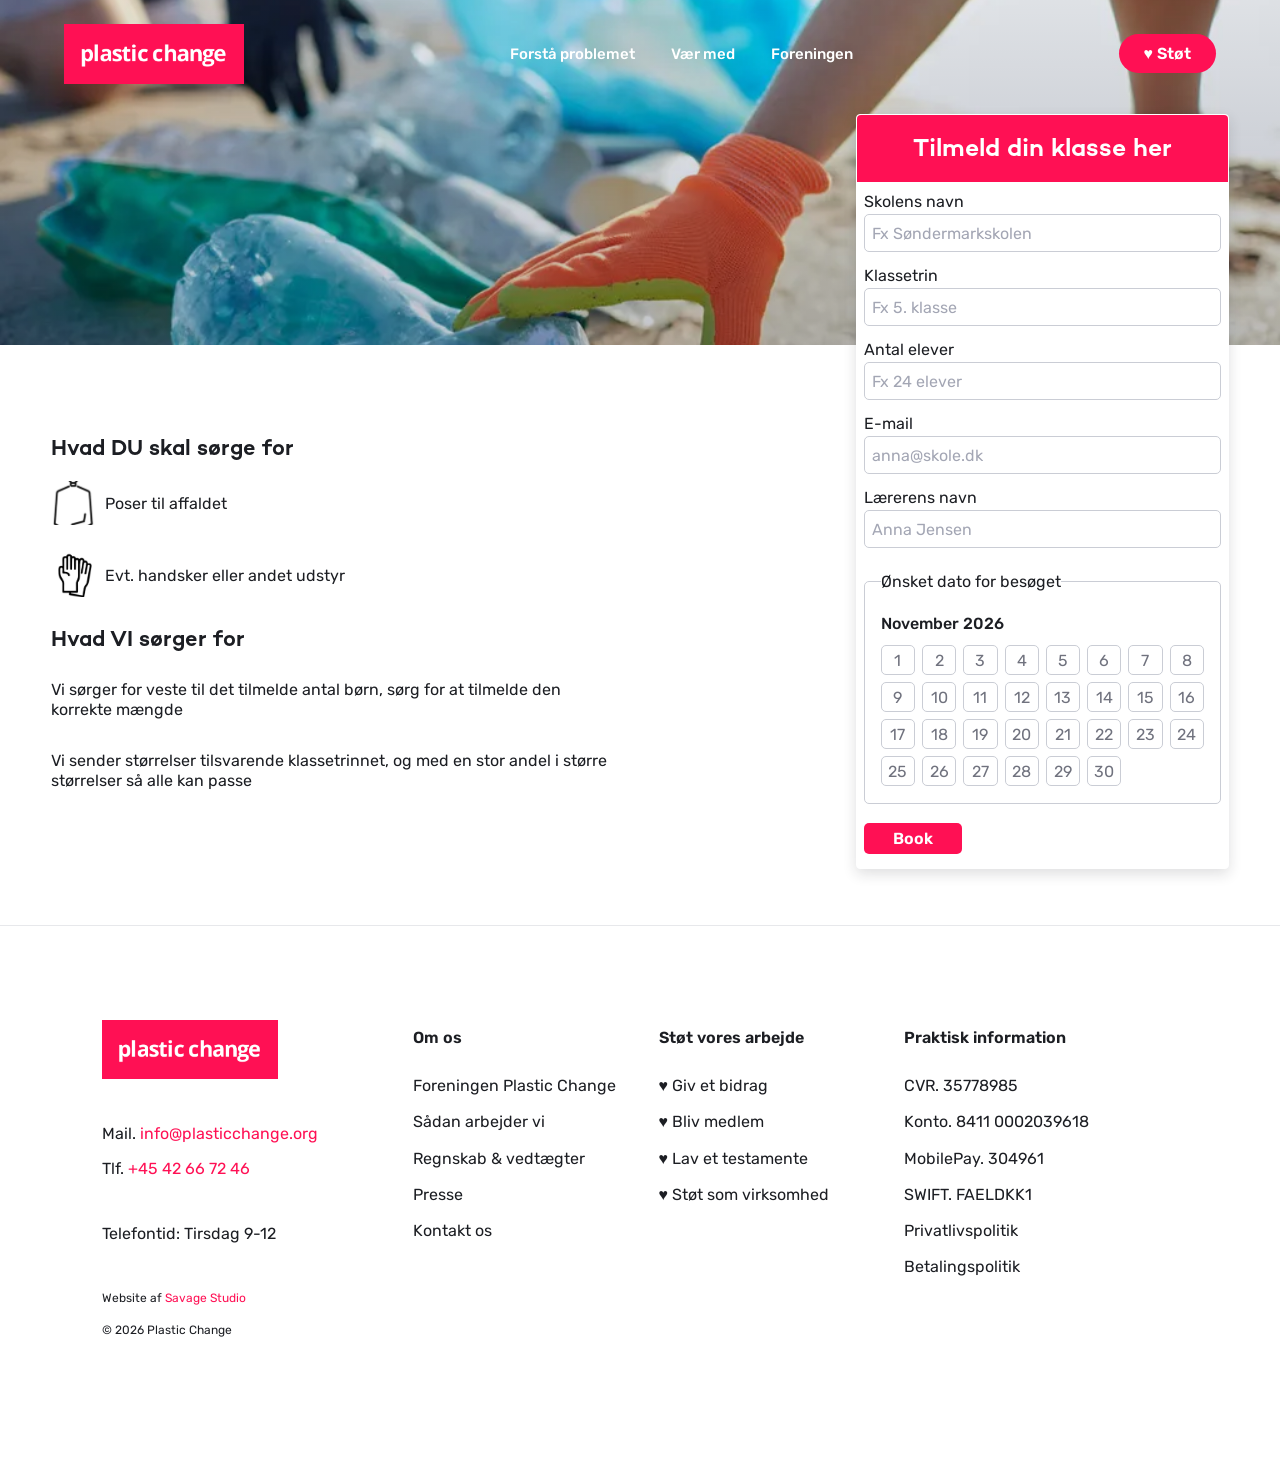
<file: pages/school-registration.html>
<!DOCTYPE html>
<html lang="da">
  <head>
    <meta charset="UTF-8" />
    <meta name="viewport" content="width=device-width, initial-scale=1.0" />
    <link rel="icon" type="image/png" href="../assets/icons/favicon_.webp" />
    <title>Tilmeld din klasse | Plastic Change</title>
    <link rel="stylesheet" href="../style/style.css" />
    <link rel="stylesheet" href="../style/layout.css" />
    <link rel="stylesheet" href="../style/index.css" />
  </head>
  <body class="school-page">
    <header class="site-header school-header">
      <div class="header-content">
        <a href="index.html" class="header-logo">
          <img src="../assets/logos/Plastic-change-logo.png" alt="Plastic Change logo" />
        </a>
        <nav class="main-nav" aria-label="Hovednavigation">
          <a href="index.html#problemet">Forstå problemet</a>
          <a href="index.html#world-cleanup-day">Vær med</a>
          <a href="index.html#om-os">Foreningen</a>
        </nav>
        <a href="index.html#stoet" class="support-button">♥ Støt</a>
      </div>
    </header>

    <main>
      <section class="school-hero" aria-label="Tilmeld din klasse">
        <div class="school-hero-image"></div>
        <section class="school-registration-card" aria-labelledby="school-registration-title">
          <h1 id="school-registration-title">Tilmeld din klasse her</h1>
          <form action="#school-registration-success" method="get">
            <label for="school-name">Skolens navn</label>
            <input id="school-name" name="school-name" type="text" placeholder="Fx Søndermarkskolen" required />

            <label for="class-level">Klassetrin</label>
            <input id="class-level" name="class-level" type="text" placeholder="Fx 5. klasse" required />

            <label for="student-count">Antal elever</label>
            <input id="student-count" name="student-count" type="number" min="1" placeholder="Fx 24 elever" required />

            <label for="teacher-email">E-mail</label>
            <input id="teacher-email" name="teacher-email" type="email" placeholder="anna@skole.dk" required />

            <label for="teacher-name">Lærerens navn</label>
            <input id="teacher-name" name="teacher-name" type="text" placeholder="Anna Jensen" required />

            <fieldset class="school-calendar">
              <legend>Ønsket dato for besøget</legend>
              <div class="calendar-month">November 2026</div>
              <div class="calendar-grid" aria-label="Vælg dato">
                <button type="button">1</button>
                <button type="button">2</button><button type="button">3</button><button type="button">4</button>
                <button type="button">5</button><button type="button">6</button><button type="button">7</button>
                <button type="button">8</button><button type="button">9</button><button type="button">10</button>
                <button type="button">11</button><button type="button">12</button><button type="button">13</button>
                <button type="button">14</button><button type="button">15</button><button type="button">16</button>
                <button type="button">17</button><button type="button">18</button><button type="button">19</button>
                <button type="button">20</button><button type="button">21</button><button type="button">22</button>
                <button type="button">23</button><button type="button">24</button><button type="button">25</button>
                <button type="button">26</button><button type="button">27</button><button type="button">28</button>
                <button type="button">29</button><button type="button">30</button>
              </div>
            </fieldset>

            <button class="school-submit" type="submit">Book</button>
          </form>
        </section>
      </section>

      <section class="school-information">
        <div class="school-information-copy">
          <h2>Hvad DU skal sørge for</h2>
          <div class="school-supplies">
            <div class="school-supply">
              <img src="../assets/icons/pose_.webp" alt="" />
              <span>Poser til affaldet</span>
            </div>
            <div class="school-supply">
              <img src="../assets/icons/handsker_.webp" alt="" />
              <span>Evt. handsker eller andet udstyr</span>
            </div>
          </div>

          <h2>Hvad VI sørger for</h2>
          <p>Vi sørger for veste til det tilmelde antal børn, sørg for at tilmelde den korrekte mængde</p>
          <p>Vi sender størrelser tilsvarende klassetrinnet, og med en stor andel i større størrelser så alle kan passe</p>

          </div>
      </section>

      <section class="school-success-popup" id="school-registration-success" aria-labelledby="school-success-title">
        <div class="school-success-popup-content">
          <h2 id="school-success-title">Tak for din tilmelding</h2>
          <p>Tjek din mail for bekræftelse.</p>
          <a class="school-success-close" href="#">Luk</a>
        </div>
      </section>
    </main>

    <footer class="site-footer">
      <div class="footer-content">
        <section class="footer-contact" aria-label="Kontaktoplysninger">
          <a class="footer-logo" href="index.html" aria-label="Plastic Change forside">
            <img src="../assets/logos/Plastic-change-logo.png" alt="Plastic Change" />
          </a>
          <address>
            <p>Mail. <a href="mailto:info@plasticchange.org">info@plasticchange.org</a></p>
            <p>Tlf. <a href="tel:+4542667246">+45 42 66 72 46</a></p>
          </address>
          <p class="footer-spaced">Telefontid: Tirsdag 9-12</p>
          <div class="footer-meta">
            <p>Website af <a href="#">Savage Studio</a></p>
            <p>&copy; 2026 Plastic Change</p>
          </div>
        </section>
        <nav class="footer-column" aria-labelledby="school-about-heading">
          <h2 id="school-about-heading">Om os</h2>
          <ul>
            <li><a href="#">Foreningen Plastic Change</a></li>
            <li><a href="#">Sådan arbejder vi</a></li>
            <li><a href="#">Regnskab &amp; vedtægter</a></li>
            <li><a href="#">Presse</a></li>
            <li><a href="#">Kontakt os</a></li>
          </ul>
        </nav>
        <nav class="footer-column" aria-labelledby="school-support-heading">
          <h2 id="school-support-heading">Støt vores arbejde</h2>
          <ul>
            <li><a href="#">♥ Giv et bidrag</a></li>
            <li><a href="#">♥ Bliv medlem</a></li>
            <li><a href="#">♥ Lav et testamente</a></li>
            <li><a href="#">♥ Støt som virksomhed</a></li>
          </ul>
        </nav>
        <nav class="footer-column footer-information" aria-labelledby="school-information-heading">
          <h2 id="school-information-heading">Praktisk information</h2>
          <ul>
            <li><a href="#">CVR. 35778985</a></li>
            <li><a href="#">Konto. 8411 0002039618</a></li>
            <li><a href="#">MobilePay. 304961</a></li>
            <li><a href="#">SWIFT. FAELDKK1</a></li>
            <li><a href="#">Privatlivspolitik</a></li>
            <li><a href="#">Betalingspolitik</a></li>
          </ul>
        </nav>
      </div>
    </footer>
  </body>
</html>
</file>
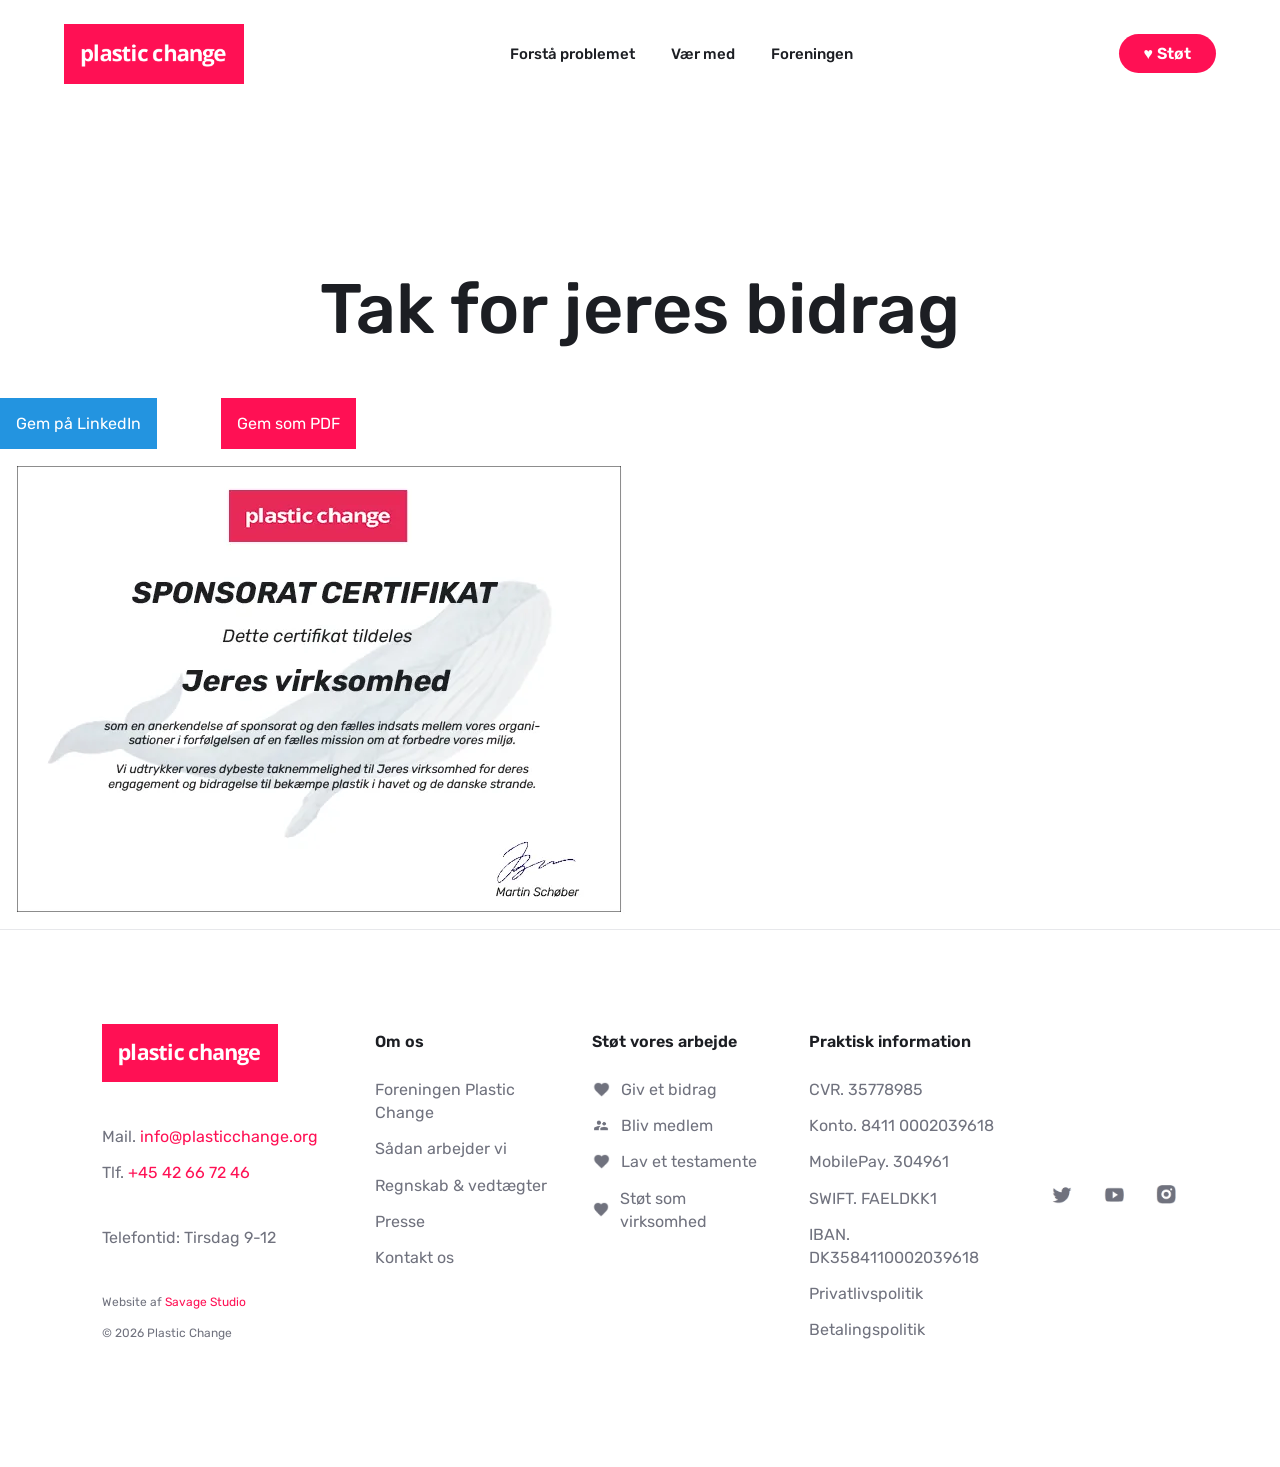
<file: pages/tak-side.html>
<!doctype html>
<html lang="en">
  <head>
    <meta charset="UTF-8" />
    <meta name="viewport" content="width=device-width, initial-scale=1.0" />
    <link rel="icon" type="image/png" href="../assets/icons/favicon_.webp" />
    <title>Tak for bidrag</title>
    <link rel="stylesheet" href="../style/layout.css" />
    <link rel="stylesheet" href="../style/style.css" />
    <link rel="stylesheet" href="../style/index.css" />
  </head>
  <body class="subpage">
    <header class="site-header">
      <div class="header-content">
        <a href="index.html" class="header-logo">
          <img src="../assets/logos/Plastic-change-logo.png" alt="Plastic Change logo" />
        </a>

        <nav class="main-nav" aria-label="Hovednavigation">
          <a href="#problemet">Forstå problemet</a>
          <a href="#world-cleanup-day">Vær med</a>
          <a href="#om-os">Foreningen</a>
        </nav>

        <a href="#stoet" class="support-button">♥ Støt</a>
      </div>
    </header>
    <main class="maintak">
      <h1 class="taktagline">Tak for jeres bidrag</h1>

      <div class="btntak">
        <a class="linkedinbtn">Gem på LinkedIn</a>
        <a class="pdfbtn">Gem som PDF</a>
      </div>
      <img class="diplom" src="/assets/img/certifikat_.webp" alt="certifikat for partnerskab" />
    </main>
    <footer class="site-footer">
      <div class="footer-content">
        <section class="footer-contact" aria-label="Kontaktoplysninger">
          <a class="footer-logo" href="/" aria-label="Plastic Change forside">
            <img src="../assets/logos/Plastic-change-logo.png" alt="Plastic Change" />
          </a>

          <address>
            <p>Mail. <a href="mailto:info@plasticchange.org">info@plasticchange.org</a></p>
            <p>Tlf. <a href="tel:+4542667246">+45 42 66 72 46</a></p>
          </address>

          <p class="footer-spaced">Telefontid: Tirsdag 9-12</p>

          <div class="footer-meta">
            <p>Website af <a href="#">Savage Studio</a></p>
            <p>&copy; 2026 Plastic Change</p>
          </div>
        </section>

        <nav class="footer-column" aria-labelledby="about-heading">
          <h2 id="about-heading">Om os</h2>
          <ul>
            <li><a href="#">Foreningen Plastic Change</a></li>
            <li><a href="#">Sådan arbejder vi</a></li>
            <li><a href="#">Regnskab &amp; vedtægter</a></li>
            <li><a href="#">Presse</a></li>
            <li><a href="#">Kontakt os</a></li>
          </ul>
        </nav>

        <nav class="footer-column" aria-labelledby="support-heading">
          <h2 id="support-heading">Støt vores arbejde</h2>
          <ul>
            <li>
              <a href="#"><img class="footer-action-icon icon-heart" src="../assets/icons/footer/heart.png" alt="" />Giv et bidrag</a>
            </li>
            <li>
              <a href="#"><img class="footer-action-icon icon-member" src="../assets/icons/footer/bliv-medlem.png" alt="" />Bliv medlem</a>
            </li>
            <li>
              <a href="#"><img class="footer-action-icon icon-heart" src="../assets/icons/footer/heart.png" alt="" />Lav et testamente</a>
            </li>
            <li>
              <a href="#"><img class="footer-action-icon icon-heart" src="../assets/icons/footer/heart.png" alt="" />Støt som virksomhed</a>
            </li>
          </ul>
        </nav>

        <nav class="footer-column footer-information" aria-labelledby="information-heading">
          <h2 id="information-heading">Praktisk information</h2>
          <ul>
            <li><a href="#">CVR. 35778985</a></li>
            <li><a href="#">Konto. 8411 0002039618</a></li>
            <li><a href="#">MobilePay. 304961</a></li>
            <li><a href="#">SWIFT. FAELDKK1</a></li>
            <li><a href="#">IBAN. DK3584110002039618</a></li>
            <li><a href="#">Privatlivspolitik</a></li>
            <li><a href="#">Betalingspolitik</a></li>
          </ul>
        </nav>

        <nav class="social-links" aria-label="Sociale medier">
          <a href="#" aria-label="Twitter"><img src="../assets/icons/footer/twitter.png" alt="" /></a>
          <a href="#" aria-label="YouTube"><img src="../assets/icons/footer/youtube.png" alt="" /></a>
          <a href="#" aria-label="Instagram"><img src="../assets/icons/footer/instagram.png" alt="" /></a>
        </nav>
      </div>
    </footer>
  </body>
</html>
</file>
<file: style/style.css>
@font-face {
  font-family: "Rubik";
  src: url("../assets/fonts/Rubik/Rubik-VariableFont_wght.ttf") format("truetype");
  font-style: normal;
  font-weight: 300 900;
}

@font-face {
  font-family: "Campton";
  src: url("../assets/fonts/Campton full/CamptonSemiBold.otf") format("opentype");
  font-style: normal;
  font-weight: 600;
}

:root {
  --footer-text: #70727e;
  --footer-heading: #1c1e23;
  --accent: #ff1054;
}

* {
  box-sizing: border-box;
}

html,
body {
  margin: 0;
  min-height: 100%;
}

body {
  color: var(--footer-text);
  font-family: "Rubik", sans-serif;
  font-size: 16px;
  font-weight: 400;
}

.business-page {
  color: #1c1e23;
  font-family: "Rubik", sans-serif;
  margin: 0 auto;
  max-width: 1240px;
  padding: 40px 7% 110px;
}

.business-intro h1,
.business-subtitle,
.business-vest figcaption,
.business-highlight {
  font-family: "Campton", sans-serif;
}

.business-intro h1 {
  font-size: clamp(28px, 3.2vw, 40px);
  line-height: 1.1;
  margin: 0;
  text-align: center;
}

.business-subtitle {
  font-size: 20px;
  font-weight: 600;
  margin: 8px 0 32px;
  text-align: center;
}

.business-hero {
  align-items: start;
  display: grid;
  gap: 48px;
  grid-template-columns: 1fr minmax(280px, 360px) 1fr;
}

.business-copy {
  font-size: 17px;
  line-height: 1.25;
  padding-top: 16px;
}

.business-copy p {
  margin: 0 0 34px;
}

.business-vest {
  margin: 0;
  position: relative;
  text-align: center;
}

.business-vest img {
  display: block;
  height: auto;
  margin: 0 auto;
  width: 100%;
}

.business-logo-callout {
  align-items: center;
  display: flex;
  font-family: "Campton", sans-serif;
  font-size: 20px;
  font-style: italic;
  font-weight: 600;
  gap: 8px;
  position: absolute;
  right: -138px;
  top: 57%;
  transform: rotate(14deg);
  white-space: nowrap;
}

.business-logo-callout::before {
  border-top: 2px solid #1c1e23;
  content: "";
  display: block;
  position: relative;
  width: 72px;
}

.business-logo-callout::after {
  border-bottom: 5px solid transparent;
  border-right: 8px solid #1c1e23;
  border-top: 5px solid transparent;
  content: "";
  left: 0;
  position: absolute;
}

.business-vest figcaption {
  font-size: 20px;
  font-style: italic;
  line-height: 1.15;
  margin-top: 25px;
}

.business-contribution {
  background: #f7f8fa;
  margin-left: calc(50% - 50vw);
  margin-top: 64px;
  padding: 66px 40px 96px;
  width: 100vw;
}

.business-contribution-content {
  display: grid;
  gap: 54px;
  grid-template-columns: 1fr 1fr;
  margin: 0 auto;
  max-width: 760px;
}

.business-amount-field {
  background: #fff;
}

.business-amount,
.business-impact {
  font-size: 15px;
  line-height: 1.3;
}

.business-amount p,
.business-impact p {
  margin: 0 0 22px;
}

.business-amount-field {
  align-items: center;
  border: 1px solid #cacdd5;
  border-radius: 7px;
  display: flex;
  height: 42px;
  justify-content: flex-end;
  padding: 0 12px;
}

.business-contribution h2 {
  font-family: "Campton", sans-serif;
  font-weight: 600;
  margin: 0 0 64px;
  font-size: 28px;
  text-align: center;
}

.business-amount-field span {
  flex: 1;
}

.business-note {
  margin-top: 32px !important;
}

.business-highlight {
  font-size: 22px;
  font-style: italic;
  font-weight: 600;
}

.business-button {
  background: var(--accent);
  border-radius: 6px;
  color: #fff;
  display: block;
  font-size: 20px;
  font-weight: 600;
  margin-top: 44px;
  padding: 15px 20px;
  text-align: center;
}

.business-button:hover,
.business-button:focus-visible {
  background: #d90042;
  color: #fff;
}

.business-partners {
  background: #fff;
  margin-left: calc(50% - 50vw);
  padding: 64px 8% 90px;
  width: 100vw;
}

.business-partners h2,
.business-information h2 {
  color: #1c1e23;
  font-family: "Campton", sans-serif;
  font-size: 28px;
  font-weight: 600;
  margin: 0 0 42px;
  text-align: center;
}

.business-logo-grid {
  align-items: center;
  display: grid;
  gap: 42px 54px;
  grid-template-columns: repeat(4, minmax(100px, 150px));
  justify-content: center;
  margin: 0 auto;
  max-width: 760px;
}

.business-logo-grid img {
  height: 72px;
  max-width: 150px;
  object-fit: contain;
  width: 100%;
}

.business-information {
  background: #f7f8fa;
  margin-left: calc(50% - 50vw);
  padding: 54px 8% 86px;
  width: 100vw;
}

.business-information h2 {
  margin-bottom: 48px;
}

.business-information-card {
  background: #fff;
  border: 1px solid #e7e8eb;
  border-radius: 6px;
  box-shadow: 0 1px 5px rgba(28, 30, 35, 0.04);
  margin: 0 auto;
  max-width: 760px;
  padding: 18px 24px 24px;
}

.business-information-card summary {
  color: #1c1e23;
  cursor: pointer;
  font-size: 13px;
  font-weight: 600;
  list-style: none;
  padding-right: 24px;
  position: relative;
}

.business-information-card summary::-webkit-details-marker {
  display: none;
}

.business-information-card summary::after {
  color: var(--accent);
  content: "⌄";
  font-size: 17px;
  position: absolute;
  right: 0;
  top: -5px;
}

.business-information-card:not([open]) summary::after {
  transform: rotate(-90deg);
}

.business-information-text {
  color: #70727e;
  font-size: 12px;
  line-height: 1.45;
  padding-top: 14px;
}

.business-information-text p {
  margin: 0 0 20px;
}

.business-information-text p:last-child {
  margin-bottom: 0;
}

.business-information-text a {
  color: var(--accent);
}

a {
  color: inherit;
  text-decoration: none;
}

a:hover,
a:focus-visible {
  color: var(--accent);
}

.visually-hidden {
  clip: rect(0 0 0 0);
  clip-path: inset(50%);
  height: 1px;
  overflow: hidden;
  position: absolute;
  white-space: nowrap;
  width: 1px;
}

.business-registration {
  display: grid;
  gap: 72px;
  grid-template-columns: minmax(280px, 1fr) minmax(280px, 1fr);
  margin: 0 auto;
  max-width: 835px;
  min-height: 545px;
  padding: 42px 62px 44px;
}

.business-registration-form {
  padding-top: 1px;
}

.business-registration-form h1 {
  color: #1c1e23;
  font-family: "Campton", sans-serif;
  font-size: clamp(22px, 2.5vw, 28px);
  line-height: 1.1;
  margin: 0 0 28px;
  white-space: nowrap;
}

.business-registration-form form {
  display: flex;
  flex-direction: column;
}

.business-registration-form label {
  color: #1c1e23;
  font-size: 14px;
  margin-bottom: 2px;
}

.business-registration-form input {
  border: 1px solid #cacdd5;
  border-radius: 7px;
  color: #1c1e23;
  font: inherit;
  height: 42px;
  margin-bottom: 16px;
  padding: 0 9px;
  width: 100%;
}

.business-registration-form input::placeholder {
  color: #cacdd5;
}

.business-registration-form input:focus {
  border-color: var(--accent);
  outline: 2px solid rgba(255, 16, 84, 0.18);
}

.business-registration-amount {
  align-items: center;
  display: grid;
  gap: 10px;
  grid-template-columns: auto 84px 1fr;
  margin-top: 16px;
}

.business-registration-amount label {
  margin: 0;
}

.business-registration-amount input {
  margin: 0;
}

.business-registration-amount span {
  color: #1c1e23;
  font-size: 14px;
  white-space: nowrap;
}

.business-registration-form button {
  background: var(--accent);
  border: 0;
  border-radius: 6px;
  color: #fff;
  cursor: pointer;
  font:
    600 22px "Rubik",
    sans-serif;
  height: 55px;
  margin-top: 37px;
  width: 100%;
}

.business-registration-confirm {
  align-items: center;
  background: var(--accent);
  border-radius: 6px;
  color: #fff;
  display: flex;
  font: 600 22px "Rubik", sans-serif;
  height: 55px;
  justify-content: center;
  margin-top: 37px;
  width: 100%;
}

.business-registration-form button:hover,
.business-registration-form button:focus-visible {
  background: #d90042;
}

.business-registration-confirm:hover,
.business-registration-confirm:focus-visible {
  background: #d90042;
  color: #fff;
}

.business-registration-visual {
  padding-top: 10px;
  text-align: center;
}

.business-registration-visual figure {
  margin: 0 auto;
  max-width: 280px;
  position: relative;
}

.business-registration-visual figure img {
  display: block;
  height: auto;
  width: 100%;
}

.business-registration-logo-callout {
  background: var(--accent);
  color: #fff;
  font-size: 12px;
  font-weight: 600;
  padding: 7px 9px;
  position: absolute;
  right: 17%;
  top: 68%;
}

.business-registration-visual > p {
  background: #dedede;
  border-radius: 6px;
  color: #1c1e23;
  font-size: 14px;
  line-height: 1.25;
  margin: 16px auto 0;
  max-width: 262px;
  padding: 17px 10px;
}

.site-footer {
  background: #fff;
  border-top: 1px solid #e7e8eb;
}

.footer-content {
  display: grid;
  grid-template-columns: 1.45fr 1.1fr 1.1fr 1.25fr auto;
  gap: 42px;
  margin: 0 auto;
  max-width: 1700px;
  padding: 94px 8% 110px;
}

.footer-logo {
  display: block;
  margin-bottom: 43px;
  width: 176px;
}

.footer-logo img {
  display: block;
  height: auto;
  width: 100%;
}

address {
  font-style: normal;
}

.footer-contact p,
.footer-column li {
  line-height: 1.45;
}

.footer-contact p {
  margin: 0 0 12px;
}

.footer-contact address a,
.footer-meta a {
  color: var(--accent);
}

.footer-contact address a:hover,
.footer-contact address a:focus-visible,
.footer-meta a:hover,
.footer-meta a:focus-visible {
  color: #d90042;
}

.footer-spaced {
  margin-top: 42px !important;
}

.footer-meta {
  font-size: 12px;
  margin-top: 45px;
}

.footer-meta p {
  margin-bottom: 14px;
}

.footer-column h2 {
  color: var(--footer-heading);
  font-size: 16px;
  padding-top: 0;
  font-weight: 600;
  line-height: 1.2;
  margin: 8px 0 27px;
}

.footer-column ul {
  list-style: none;
  margin: 0;
  padding: 0;
}

.footer-column li {
  margin-bottom: 13px;
}

.footer-column li a {
  align-items: center;
  display: flex;
  gap: 11px;
}

.footer-action-icon {
  height: 15px;
  object-fit: contain;
  width: 18px;
}

.footer-column li a:hover .icon-heart,
.footer-column li a:focus-visible .icon-heart {
  content: url("../assets/icons/footer/red-heart.png");
}

.footer-column li a:hover .icon-member,
.footer-column li a:focus-visible .icon-member {
  content: url("../assets/icons/footer/red-bliv-medlem.png");
}

.footer-information li {
  margin-bottom: 13px;
}

.social-links {
  align-items: center;
  display: flex;
  gap: 28px;
  padding-top: 8px;
}

.social-links a {
  align-items: center;
  display: inline-flex;
  height: 24px;
  justify-content: center;
  width: 24px;
}

.social-links img {
  height: 20px;
  object-fit: contain;
  width: 20px;
}
/*Header*/
.site-header {
  position: absolute;
  top: 0;
  left: 0;
  width: 100%;
  z-index: 10;
}

.header-content {
  max-width: 1440px;
  margin: 0 auto;
  padding: 24px 5%;
  display: flex;
  align-items: center;
  justify-content: space-between;
  gap: 30px;
}

.header-logo {
  display: block;
  width: 180px;
  flex-shrink: 0;
}

.header-logo img {
  display: block;
  width: 100%;
  height: auto;
}

.main-nav {
  display: flex;
  align-items: center;
  gap: 36px;
}

.main-nav a {
  color: white;
  font-size: 15px;
  font-weight: 500;
}

.main-nav a:hover {
  color: #ff1054;
}

.support-button {
  background: #ff1054;
  color: white;
  border-radius: 30px;
  padding: 10px 25px;
  font-weight: 600;
}

.subpage .site-header {
  background: #fff;
  position: relative;
}

.subpage .main-nav a {
  color: #1c1e23;
}

.subpage .main-nav a:hover {
  color: #ff1054;
}

.school-page {
  background: #fff;
  color: #1c1e23;
}

.school-header {
  background: transparent;
  position: absolute;
}

.school-header .main-nav a {
  color: #fff;
}

.school-header .main-nav a:hover {
  color: #ff1054;
}

.school-hero {
  min-height: 510px;
  position: relative;
}

.school-hero-image {
  background:
    linear-gradient(rgba(0, 40, 90, 0.08), rgba(0, 15, 55, 0.24)),
    url("../assets/img/tilmeld-skole-hero__.webp") center / cover no-repeat;
  height: 345px;
}

.school-registration-card {
  background: #fff;
  border: 1px solid #fff;
  border-radius: 4px;
  box-shadow: 0 5px 14px rgba(28, 30, 35, 0.14);
  padding: 0 7px 14px;
  position: absolute;
  right: max(4%, calc((100% - 1200px) / 2));
  top: 114px;
  width: min(373px, 42%);
  z-index: 1;
}

.school-registration-card h1 {
  background: var(--accent);
  border-radius: 4px 4px 0 0;
  color: #fff;
  font-family: "Campton", sans-serif;
  font-size: 25px;
  margin: 0 -7px 10px;
  padding: 21px 12px 17px;
  text-align: center;
}

.school-registration-card form {
  display: flex;
  flex-direction: column;
}

.school-registration-card label,
.school-calendar legend {
  color: #1c1e23;
  font-size: 16px;
  margin-bottom: 3px;
}

.school-registration-card input {
  border: 1px solid #cacdd5;
  border-radius: 5px;
  color: #1c1e23;
  font: inherit;
  height: 38px;
  margin-bottom: 14px;
  padding: 0 7px;
  width: 100%;
}

.school-registration-card input::placeholder {
  color: #a3a6b4;
}

.school-registration-card input:focus,
.calendar-grid button:focus-visible {
  border-color: var(--accent);
  outline: 2px solid rgba(255, 16, 84, 0.18);
}

.school-calendar {
  border: 1px solid #cacdd5;
  border-radius: 5px;
  margin: 10px 0 0;
  padding: 15px 16px 17px;
}

.school-calendar legend {
  padding: 0;
}

.calendar-month {
  font-size: 16px;
  font-weight: 500;
  margin: 5px 0 12px;
}

.calendar-grid {
  display: grid;
  gap: 7px;
  grid-template-columns: repeat(8, 1fr);
}

.calendar-grid button {
  background: #fff;
  border: 1px solid #cacdd5;
  border-radius: 5px;
  color: #70727E;
  cursor: pointer;
  font: inherit;
  height: 30px;
  padding: 0;
}

.calendar-grid button:hover {
  background-color: #b6d98d !important;
  border-color: #b6d98d !important;
  color: #1c1e23 !important;
}

.school-submit {
  align-self: flex-start;
  background: var(--accent);
  border: 0;
  border-radius: 5px;
  color: #fff;
  cursor: pointer;
  font: 600 16px "Rubik", sans-serif;
  margin-top: 19px;
  padding: 6px 29px;
}

.school-submit:hover,
.school-submit:focus-visible {
  background: #d90042;
}

.school-information {
  min-height: 500px;
  margin-top: -85px;
  padding: 12px max(4%, calc((100% - 1200px) / 2));
}

.school-information-copy {
  max-width: 560px;
  padding-left: 0;
}

.school-information h2 {
  color: #1c1e23;
  font-family: "Campton", sans-serif;
  font-size: 22px;
  margin: 0 0 27px;
}

.school-supplies {
  display: flex;
  flex-direction: column;
  gap: 28px;
  margin: -8px 0 31px;
}

.school-supply {
  align-items: center;
  color: #1c1e23;
  display: flex;
  font-size: 16px;
  gap: 10px;
}

.school-supply img {
  height: 44px;
  object-fit: contain;
  width: 44px;
}

.school-information p {
  color: #1c1e23;
  font-size: 16px;
  line-height: 1.25;
  margin: 0 0 31px;
}

.school-information img {
  display: block;
  height: 176px;
  object-fit: cover;
  width: 235px;
}

.school-information .school-supply img {
  height: 44px;
  width: 44px;
}

.school-success-popup {
  align-items: center;
  background: rgba(28, 30, 35, 0.45);
  display: none;
  inset: 0;
  justify-content: center;
  padding: 24px;
  position: fixed;
  z-index: 20;
}

.school-success-popup:target {
  display: flex;
}

.school-success-popup-content {
  background: #fff;
  border: 1px solid #fff;
  border-radius: 5px;
  box-shadow: 0 5px 14px rgba(28, 30, 35, 0.22);
  color: #1c1e23;
  max-width: 390px;
  padding: 34px 30px 28px;
  text-align: center;
  width: 100%;
}

.school-success-popup h2 {
  font-family: "Campton", sans-serif;
  font-size: 26px;
  margin: 0 0 12px;
}

.school-success-popup p {
  margin: 0 0 24px;
}

.school-success-close {
  background: var(--accent);
  border-radius: 5px;
  color: #fff;
  display: inline-block;
  font-weight: 600;
  padding: 8px 27px;
}

.school-success-close:hover,
.school-success-close:focus-visible {
  background: #d90042;
  color: #fff;
}

@media (max-width: 700px) {
  .school-hero {
    min-height: 0;
  }

  .school-hero-image {
    height: 280px;
  }

  .school-registration-card {
    margin: -70px 6% 0;
    position: relative;
    right: auto;
    top: auto;
    width: auto;
  }

  .school-information {
    margin-top: 0;
    padding: 45px 8% 65px;
  }

  .school-information img {
    height: auto;
    width: 100%;
  }

  .school-supplies {
    align-items: flex-start;
    flex-direction: column;
    gap: 16px;
  }
}

.maintak {
  margin-top: 10rem;
}
.taktagline {
  display: flex;
  place-content: center;
  color: #1c1e23;
  font-size: 70px;
  font-weight: 500;
}

.linkedinbtn {
  background-color: #2394e0;
  padding: 1rem;
  color: white;
}

.pdfbtn {
  background-color: #ff1054;
  padding: 1rem;
  color: white;
}
.pdfbtn a:hover {
  color: #1c1e23;
}

.btntak {
  display: flex;
  place-self: center;
  gap: 4rem;
}
.diplom {
  display: flex;
  place-self: center;
}
</file>
<file: style/layout.css>
@media (max-width: 1100px) {
  .footer-content {
    gap: 32px 25px;
    grid-template-columns: repeat(4, 1fr);
    padding: 70px 6% 80px;
  }

  .footer-contact {
    grid-column: span 2;
  }

  .social-links {
    grid-column: 1 / -1;
    justify-content: flex-end;
    order: 5;
  }
}

@media (max-width: 700px) {
  .business-registration {
    gap: 28px;
    grid-template-columns: 1fr;
    min-height: 0;
    padding: 32px 8% 56px;
  }

  .business-registration-visual {
    grid-row: 1;
    padding-top: 0;
  }

  .business-registration-form {
    grid-row: 2;
  }

  .business-registration-amount {
    grid-template-columns: auto 84px 1fr;
  }

  .business-registration-form button {
    margin-top: 30px;
  }

  .business-registration-form h1 {
    font-size: 26px;
    margin-bottom: 24px;
    text-align: center;
  }

  .business-registration-logo-callout {
    right: 15%;
    top: 68%;
  }

  .business-page {
    padding: 32px 8% 70px;
  }

  .business-subtitle {
    font-size: 17px;
    margin-bottom: 28px;
  }

  .business-hero,
  .business-contribution-content {
    display: flex;
    flex-direction: column;
  }

  .business-hero {
    gap: 0;
  }

  .business-copy {
    font-size: 16px;
  }

  .business-copy-left {
    order: 1;
  }

  .business-vest {
    margin: 4px auto 35px;
    max-width: 330px;
    order: 2;
  }

  .business-logo-callout {
    font-size: 16px;
    right: -75px;
    top: 57%;
  }

  .business-logo-callout::before {
    width: 32px;
  }

  .business-copy-right {
    order: 3;
  }

  .business-copy p {
    margin-bottom: 24px;
  }

  .business-vest figcaption {
    font-size: 18px;
  }

  .business-contribution {
    margin-top: 40px;
    padding: 34px 8% 64px;
  }

  .business-contribution h2 {
    font-size: 24px;
    margin-bottom: 38px;
  }

  .business-contribution-content {
    gap: 10px;
  }

  .business-impact {
    width: 100%;
  }

  .business-partners {
    padding: 48px 8% 64px;
  }

  .business-partners h2,
  .business-information h2 {
    font-size: 24px;
    margin-bottom: 34px;
  }

  .business-logo-grid {
    gap: 28px 18px;
    grid-template-columns: repeat(2, minmax(100px, 150px));
  }

  .business-logo-grid img {
    height: 62px;
  }

  .business-information {
    padding: 42px 8% 60px;
  }

  .business-information h2 {
    margin-bottom: 30px;
  }

  .business-information-card {
    padding: 16px 18px 20px;
  }

  .footer-content {
    display: flex;
    flex-direction: column;
    gap: 42px;
    padding: 52px 8% 60px;
  }

  .footer-contact {
    display: block;
  }

  .footer-logo {
    margin-bottom: 32px;
  }

  .footer-spaced {
    margin-top: 30px !important;
  }

  .footer-meta {
    margin-top: 34px;
  }

  .footer-column h2 {
    margin-bottom: 20px;
  }

  .social-links {
    justify-content: flex-start;
    padding-top: 0;
  }
}
</file>
<file: style/index.css>
/* har lavet en ny css fil til indexsiden, da det var sådan jeg lærte det på guldbergsgade.
Jeg turde ikke gøre/ændre noget i styles/layout css var bange for at ødelægge noget (ked af det smiley)*/

/*Heroen på index siden*/
.hero {
  min-height: 680px;
  background:
    linear-gradient(rgba(0, 40, 90, 0.15), rgba(0, 15, 55, 0.65)),
    url("../assets/img/heroindex_.webp") center / cover no-repeat;
  color: white;
  display: flex;
  align-items: stretch;
}

.hero-content {
  width: 100%;
  max-width: 1440px;
  margin: 0 auto;
  padding: 140px 5% 45px;
  display: flex;
  flex-direction: column;
  justify-content: space-between;
  align-items: center;
  text-align: center;
}

.hero h1 {
  font-size: clamp(48px, 7vw, 110px);
  font-weight: 900;
  line-height: 0.95;
  letter-spacing: -3px;
  margin: 30px 0;
}

.hero-bottom h2 {
  font-size: 28px;
  margin-bottom: 28px;
}

.hero-buttons {
  display: flex;
  justify-content: center;
  gap: 80px;
}

.pink-button {
  display: inline-block;
  background: #ff1054;
  border: 1px solid #fff;
  color: white;
  padding: 16px 45px;
  min-width: 200px;
  text-align: center;
  border-radius: 4px;
  font-weight: 600;
}

.pink-button:hover,
.support-button:hover {
  background: #d90042;
  color: white;
}

/*Globus i hero teksten*/
.globe-letter {
  display: inline-block;
  width: 0.85em;
  height: 0.85em;
  vertical-align: -0.04em;
}

.globe-letter img {
  display: block;
  width: 100%;
  height: 100%;
  object-fit: contain;
}

/*Indhold til selve siden, så billeder og tekst*/
.content-container {
  max-width: 1200px;
  margin: 0 auto;
  padding: 0 6%;
}

.content-section {
  padding: 90px 0;
  background: white;
}

.content-row {
  display: grid;
  grid-template-columns: 1fr 1fr;
  align-items: center;
  gap: 80px;
  margin-bottom: 100px;
}

.content-row:last-child {
  margin-bottom: 0;
}

.content-image img {
  display: block;
  width: 100%;
  height: auto;
  object-fit: cover;
}

.content-text {
  color: #1c1e23;
}

.content-text h2 {
  font-size: 26px;
  font-weight: 700;
  margin: 0 0 24px;
}

.content-text p {
  font-size: 16px;
  line-height: 1.65;
  margin: 0 0 20px;
}

.highlight-text {
  font-weight: 700;
  font-style: italic;
}

/*World cleanup day hver dag afsnit og hvem er plastic change */
.everyday-section {
  background: #f6f6f6;
  padding: 90px 0;
}
#om-os {
  background-color: #ffffff;
}
.everyday-section h2 {
  color: #1c1e23;
  font-size: 28px;
  margin-bottom: 30px;
}

.everyday-section p {
  max-width: 900px;
  color: #1c1e23;
  line-height: 1.7;
}

/*Typografi ud fra agents dimsen hihi*/
.hero h1 {
  font-family: "Campton", sans-serif;
  font-weight: 600;
}

.content-text h2,
.about-section h2,
.hero-bottom h2 {
  font-family: "Rubik", sans-serif;
  font-weight: 600;
}

.content-text p,
.everyday-section p {
  font-family: "Rubik", sans-serif;
  font-weight: 300;
}

.semibold-italic {
  font-family: "Rubik", sans-serif;
  font-weight: 900;
  font-style: italic;
}

.pink-button,
.support-button {
  font-family: "Rubik", sans-serif;
  font-weight: 600;
}

/*Responsiv hvis det skulle med? me confused me dont know but works on tablet and mobile and computer ofc*/
@media (max-width: 900px) {
  .header-content {
    display: grid;
    grid-template-columns: 1fr auto;
    align-items: center;
    gap: 24px;
  }

  .header-logo {
    grid-column: 1;
    grid-row: 1;
  }

  .support-button {
    grid-column: 2;
    grid-row: 1;
  }

  .main-nav {
    grid-column: 1 / -1;
    grid-row: 2;
    display: flex;
    justify-content: center;
    flex-wrap: wrap;
    gap: 20px;
  }

  .content-row {
    gap: 40px;
  }

  .hero-buttons {
    gap: 20px;
  }
}

@media (max-width: 700px) {
  .header-content {
    padding: 18px 5%;
    gap: 20px;
  }

  .header-logo {
    width: 150px;
  }

  .main-nav {
    gap: 12px 20px;
  }

  .main-nav a {
    font-size: 12px;
    white-space: nowrap;
  }

  .support-button {
    padding: 10px 18px;
    font-size: 13px;
    white-space: nowrap;
  }

  .hero {
    min-height: 650px;
  }

  .hero-content {
    padding: 190px 5% 35px;
  }

  .hero h1 {
    font-size: clamp(32px, 8vw, 60px);
    letter-spacing: -1px;
  }

  .hero-bottom {
    width: 100%;
  }

  .hero-bottom h2 {
    font-size: 20px;
  }

  .hero-buttons {
    flex-direction: column;
    align-items: center;
    gap: 12px;
  }

  .pink-button {
    width: 100%;
    max-width: 280px;
    min-width: 0;
  }

  .content-section,
  .everyday-section {
    padding: 60px 0;
  }

  .content-row {
    grid-template-columns: 1fr;
    gap: 30px;
    margin-bottom: 65px;
  }

  .content-text h2 {
    font-size: 23px;
  }

  .about-section {
    padding: 65px 0;
  }
}
</file>
